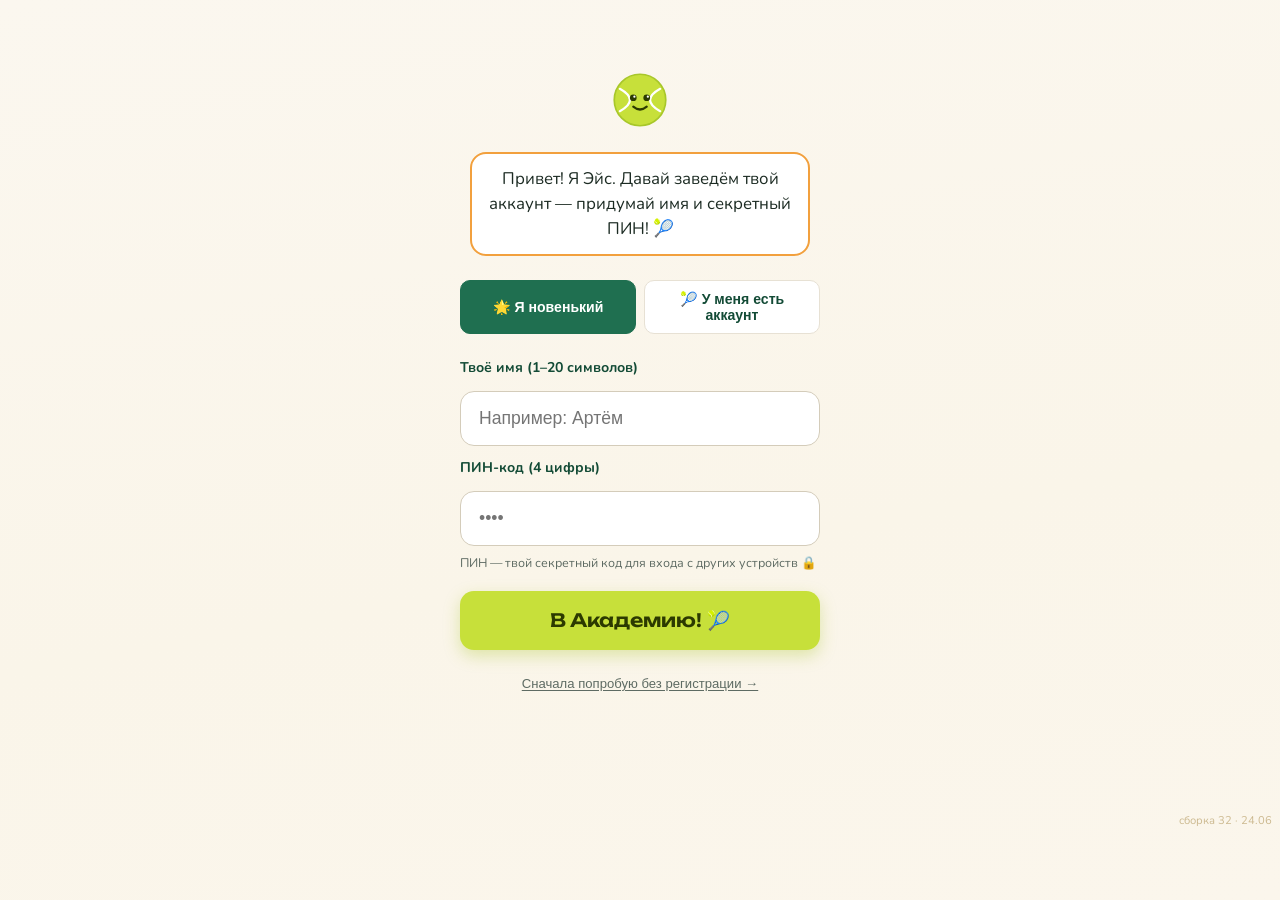
<file: index.html>
<!DOCTYPE html>
<html lang="ru">
<head>
  <meta charset="utf-8">
  <meta name="viewport" content="width=device-width, initial-scale=1">
  <title>Академия тенниса</title>
  <link rel="icon" type="image/png" sizes="32x32" href="favicon-32.png?v=32">
  <link rel="icon" type="image/png" sizes="16x16" href="favicon-16.png?v=32">
  <link rel="apple-touch-icon" href="apple-touch-icon.png?v=32">
  <link rel="icon" type="image/svg+xml" href="favicon.svg?v=32">
  <link rel="preconnect" href="https://fonts.googleapis.com">
  <link rel="preconnect" href="https://fonts.gstatic.com" crossorigin>
  <link href="https://fonts.googleapis.com/css2?family=Unbounded:wght@600;700;800&family=Nunito:wght@400;600;700;800&display=swap" rel="stylesheet">
  <link rel="stylesheet" href="style.css?v=32">
</head>
<body>

  <!-- ===== КОНФЕТТИ (поверх всего) ===== -->
  <div id="confetti-layer" class="confetti-layer"></div>

  <!-- ===== ЭКРАН AUTH: РЕГИСТРАЦИЯ / ВХОД ===== -->
  <div id="screen-auth" class="screen hidden">
    <div class="auth-wrap">
      <div class="ace-big ace-wobble"></div>
      <div class="ace-bubble auth-bubble" id="ace-auth-bubble">
        Привет! Я Эйс. Добро пожаловать в Академию! Как тебя зовут?
      </div>

      <!-- Табы переключения режимов -->
      <div class="auth-tabs">
        <button id="auth-tab-register" class="auth-tab auth-tab-active">🌟 Я новенький</button>
        <button id="auth-tab-login" class="auth-tab">🎾 У меня есть аккаунт</button>
      </div>

      <!-- Форма регистрации -->
      <div id="auth-form-register" class="auth-form">
        <label class="auth-label" for="auth-name">Твоё имя (1–20 символов)</label>
        <input id="auth-name" class="auth-input" type="text"
               placeholder="Например: Артём" maxlength="20" autocomplete="off" />

        <label class="auth-label" for="auth-pin">ПИН-код (4 цифры)</label>
        <input id="auth-pin" class="auth-input" type="password"
               inputmode="numeric" maxlength="4" placeholder="••••" autocomplete="off" />

        <p class="auth-hint">ПИН — твой секретный код для входа с других устройств 🔒</p>
        <p id="auth-error" class="auth-error hidden"></p>

        <button id="btn-auth-submit" class="btn btn-accent btn-large auth-submit-btn">
          В Академию! 🎾
        </button>
        <button id="btn-auth-skip" class="btn-skip">Сначала попробую без регистрации →</button>
      </div>

      <!-- Форма входа (другое устройство) -->
      <div id="auth-form-login" class="auth-form hidden">
        <label class="auth-label" for="login-name">Твоё имя</label>
        <input id="login-name" class="auth-input" type="text"
               placeholder="Например: Артём" maxlength="20" autocomplete="off" />

        <label class="auth-label" for="login-pin">ПИН-код (4 цифры)</label>
        <input id="login-pin" class="auth-input" type="password"
               inputmode="numeric" maxlength="4" placeholder="••••" autocomplete="off" />

        <p class="auth-hint">Забыл ПИН? Восстановить нельзя — заведи новый аккаунт во вкладке «Я новенький».</p>
        <p id="login-error" class="auth-error hidden"></p>

        <button id="btn-login-submit" class="btn btn-accent btn-large auth-submit-btn">
          На корт! 🎾
        </button>
      </div>

    </div>
  </div>

  <!-- ===== ЭКРАН 1: ОНБОРДИНГ ===== -->
  <div id="screen-onboarding" class="screen hidden">
    <div class="onboarding-wrap">
      <div class="ace-big ace-wobble" id="ace-onboarding"></div>
      <div class="ace-bubble" id="ace-onboarding-bubble"></div>
      <button id="btn-start-onboarding" class="btn btn-accent btn-large">Поехали! 🎾</button>
      <button id="btn-skip-onboarding" class="btn-skip">Сразу в Академию →</button>
    </div>
  </div>

  <!-- ===== ЭКРАН 2: МЕНЮ ===== -->
  <div id="screen-menu" class="screen hidden">

    <!-- Шапка: заголовок, Эйс, звание -->
    <h1 id="menu-player-name">Академия тенниса</h1>

    <div class="menu-ace-row">
      <div class="ace-big ace-wobble"></div>
      <div class="ace-bubble" id="ace-menu-bubble"></div>
    </div>

    <div id="rank-line" class="rank-line">
      <span id="rank-label" class="rank-label"></span>
    </div>
    <div class="rank-progress-wrap">
      <div id="rank-progress-bar" class="rank-progress-bar"></div>
    </div>
    <p id="rank-progress-text" class="rank-progress-text"></p>

    <!-- Кнопки: Профиль и Стена академии -->
    <div class="menu-top-buttons">
      <button id="btn-hall" class="btn btn-outline btn-hall">🏆 Профиль</button>
      <button id="btn-wall" class="btn btn-outline btn-wall">📣 Стена академии</button>
    </div>

    <!-- Тренировка дня -->
    <button id="btn-daily" class="btn btn-accent btn-daily">⚡ Тренировка дня</button>

    <!-- Секции блоков -->
    <div id="section-court" class="menu-section">
      <h2 class="section-title">🏟 Основной корт</h2>
      <div class="section-cards" id="cards-court"></div>
    </div>

    <div id="section-review" class="menu-section">
      <h2 class="section-title">🎬 Разбор матчей</h2>
      <div class="section-cards" id="cards-review"></div>
    </div>

    <div id="section-courses" class="menu-section">
      <h2 class="section-title">🎓 Спецкурсы</h2>
      <div class="section-cards" id="cards-courses"></div>
    </div>

  </div>

  <!-- ===== ЭКРАН 3: ВОПРОС ===== -->
  <div id="screen-question" class="screen hidden">

    <!-- Топбар с кнопкой выхода -->
    <div class="question-topbar">
      <button id="btn-exit-game" class="btn-exit">← В Академию</button>
    </div>

    <!-- Точки-шаги и счётчик -->
    <div id="step-dots" class="step-dots"></div>
    <div id="game-counter" class="game-counter"></div>

    <!-- Плашки ставки и серии -->
    <div class="badges-row">
      <span id="stake-badge" class="stake-badge"></span>
      <span id="streak-badge" class="streak-badge hidden">🔥 Серия ×2!</span>
    </div>

    <!-- Текст вопроса -->
    <div class="question-text-wrap">
      <p id="q-text" class="question-text"></p>
    </div>

    <!-- Варианты ответов -->
    <div id="options-list" class="options-list"></div>

    <!-- Объяснение (Эйс объясняет) -->
    <div id="explanation-wrap" class="explanation hidden">
      <div class="ace-inline"></div>
      <div class="explanation-body">
        <p id="ace-reaction" class="ace-reaction"></p>
        <p class="explanation-label">🎾 Эйс объясняет:</p>
        <p id="explanation-text" class="explanation-text"></p>
      </div>
    </div>

    <!-- Кнопка «Дальше» -->
    <div id="next-btn-wrap" class="next-btn-wrap hidden">
      <button id="btn-next" class="btn btn-accent">Дальше →</button>
    </div>

  </div>

  <!-- ===== ЭКРАН 4: ИТОГИ ===== -->
  <div id="screen-results" class="screen hidden">

    <h2 id="result-title" class="result-title"></h2>

    <div class="results-ace-row">
      <div class="ace-big ace-wobble" id="ace-results"></div>
      <div class="ace-bubble" id="ace-results-bubble"></div>
    </div>

    <p id="result-points" class="result-points"></p>
    <p id="result-streak" class="result-streak hidden"></p>
    <p id="result-badges" class="result-badges hidden"></p>

    <!-- Звёзды блока (только для block-режима) -->
    <div id="result-stars-row" class="result-stars-row hidden"></div>

    <!-- Полоса звания -->
    <div id="result-rank-progress" class="result-rank-progress"></div>

    <div class="result-buttons">
      <button id="btn-again" class="btn btn-accent">Ещё один гейм! ⚡</button>
      <button id="btn-review-mistakes" class="btn btn-neutral hidden">
        🎾 Разобрать ошибки (<span id="mistakes-count">0</span>)
      </button>
      <button id="btn-academy" class="btn btn-outline">В Академию</button>
    </div>

  </div>

  <!-- ===== ЭКРАН 5: ПРОФИЛЬ (бывший «Зал славы») ===== -->
  <div id="screen-hall" class="screen hidden">
    <div class="question-topbar">
      <button id="btn-hall-back" class="btn-exit">← В Академию</button>
    </div>

    <!-- Заголовок с именем игрока -->
    <h2 class="hall-title" id="hall-player-name">🏆 Профиль</h2>
    <p class="hall-readonly-label hidden" id="hall-readonly-label">Профиль другого игрока (только чтение)</p>

    <!-- Звание -->
    <div class="hall-rank" id="hall-rank"></div>

    <!-- Основные статы -->
    <div class="hall-stats">
      <div class="hall-stat">
        <span id="hall-points"></span>
        <span class="hall-stat-label">всего мячей</span>
      </div>
      <div class="hall-stat">
        <span id="hall-best-streak"></span>
        <span class="hall-stat-label">рекордная серия</span>
      </div>
      <div class="hall-stat">
        <span id="hall-days-count"></span>
        <span class="hall-stat-label">дней тренировок</span>
      </div>
    </div>

    <!-- Полка 17 значков блоков -->
    <p class="hall-shelf-title" id="hall-blocks-title">Значки блоков</p>
    <div id="blocks-shelf" class="blocks-shelf"></div>

    <!-- Старые 5 наград (BADGES) -->
    <p class="hall-shelf-title" id="hall-shelf-title"></p>
    <div id="badges-shelf" class="badges-shelf"></div>
  </div>

  <!-- ===== ЭКРАН 6: СТЕНА АКАДЕМИИ ===== -->
  <div id="screen-wall" class="screen hidden">
    <div class="question-topbar">
      <button id="btn-wall-back" class="btn-exit">← В Академию</button>
    </div>
    <h2 class="wall-title">📣 Стена академии</h2>

    <!-- Недельный рейтинг -->
    <div class="wall-section">
      <h3 class="wall-section-title">🏅 Рейтинг за эту неделю</h3>
      <p class="more-hint">Обнуляется каждый понедельник — сыграй на этой неделе, чтобы попасть в топ! 🎾</p>
      <div id="leaderboard-wrap" class="leaderboard-wrap">
        <p class="wall-loading">Загружаем рейтинг...</p>
      </div>
    </div>

    <!-- Лента событий -->
    <div class="wall-section">
      <h3 class="wall-section-title">🎾 Лента событий</h3>
      <div id="feed-wrap" class="feed-wrap">
        <p class="wall-loading">Загружаем события...</p>
      </div>
    </div>
  </div>

  <!-- ===== ЭКРАН 7: ЕЩЁ ===== -->
  <div id="screen-more" class="screen hidden">
    <h2 class="more-title">⚙️ Ещё</h2>
    <div class="more-card"><div class="more-row"><span class="more-row-label">Звук</span><button id="btn-sound" class="btn-sound" title="Звук вкл/выкл">🔇</button></div></div>
    <div class="more-card" id="more-account-card"><p class="more-card-title">Аккаунт</p>
      <button id="btn-logout" class="btn btn-outline hidden">Выйти 🚪</button>
      <button id="btn-guest-login" class="btn btn-outline hidden">Войти или зарегистрироваться 🎾</button>
      <p id="more-account-hint" class="more-hint"></p></div>
    <div class="more-card"><p class="more-card-title">О приложении</p><p class="more-hint">Академия тенниса — тренажёр для юных теннисистов. Маскот Эйс 🎾 помогает разбирать ситуации на корте.</p></div>
  </div>

  <!-- ===== ТАБ-БАР ===== -->
  <nav id="tabbar" class="tabbar hidden">
    <button class="tabbar-btn" data-screen="menu"><span class="tabbar-ico">🎾</span><span class="tabbar-lbl">Играть</span></button>
    <button class="tabbar-btn" data-screen="hall"><span class="tabbar-ico">🏆</span><span class="tabbar-lbl">Профиль</span></button>
    <button class="tabbar-btn" data-screen="wall"><span class="tabbar-ico">📣</span><span class="tabbar-lbl">Стена</span></button>
    <button class="tabbar-btn" data-screen="more"><span class="tabbar-ico">⚙️</span><span class="tabbar-lbl">Ещё</span></button>
  </nav>

  <!-- Тост для значков -->
  <div id="badge-toast" class="badge-toast hidden"></div>

  <!-- Версия сборки (видна внизу для проверки деплоя) -->
  <div id="app-version" class="app-version"></div>

  <!-- ===== СКРИПТЫ: данные и облако — ДО app.js ===== -->
  <!-- Сетевой слой (Yandex Cloud backend, доступен в РФ) -->
  <script src="cloud.js?v=32"></script>
  <!-- Данные вопросов -->
  <script src="questions.js?v=32"></script>
  <!-- Логика приложения -->
  <script src="app.js?v=32"></script>
</body>
</html>
</file>
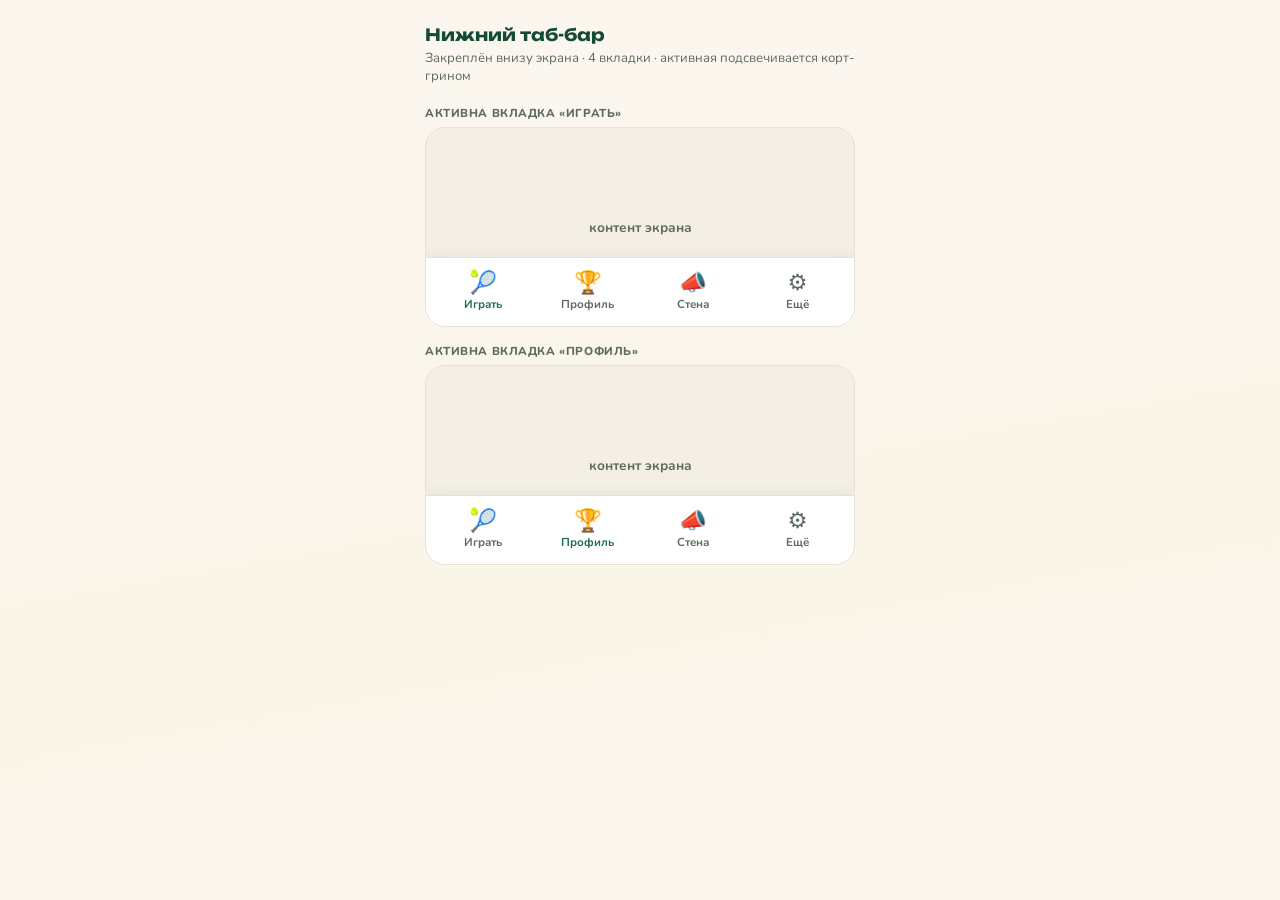
<file: design-kit/components/tabbar/index.html>
<!-- @dsCard group="Navigation" name="Нижний таб-бар" subtitle="4 вкладки · активное/неактивное состояние" width="430" height="320" -->
<!DOCTYPE html>
<html lang="ru">
<head>
<meta charset="utf-8">
<meta name="viewport" content="width=device-width, initial-scale=1">
<title>Нижний таб-бар — Академия тенниса</title>
<link rel="preconnect" href="https://fonts.googleapis.com">
<link rel="preconnect" href="https://fonts.gstatic.com" crossorigin>
<link href="https://fonts.googleapis.com/css2?family=Unbounded:wght@600;700;800&family=Nunito:wght@400;600;700;800&display=swap" rel="stylesheet">
<style>
/* ============================================================
   Дизайн-система «Академии тенниса» — токены (утверждено)
   ============================================================ */
:root{
  --bg:#FBF7EF; --surface:#FFFFFF; --surface-soft:#F4EFE4;
  --brand:#1F6F50; --brand-ink:#134B36;
  --accent:#C7E03A; --accent-ink:#2C3A00; --accent-deep:#A8C72A;
  --warm:#F2A03D;
  --text:#1C2B23; --muted:#5E6B63;
  --border:#E7E1D4; --border-strong:#D4CCBA;
  --font-display:'Unbounded',system-ui,sans-serif;
  --font-body:'Nunito',system-ui,sans-serif;
}
*,*::before,*::after{box-sizing:border-box;margin:0;padding:0}
body{
  font-family:var(--font-body); color:var(--text);
  background:linear-gradient(170deg,#FBF7EF 0%,#FaF5E9 60%,#FBF6EC 100%);
  min-height:100vh; padding:24px 16px;
  -webkit-font-smoothing:antialiased;
}

.spec{max-width:430px; margin:0 auto}
.spec-title{font-family:var(--font-display); font-weight:700; font-size:1.05rem; color:var(--brand-ink); margin-bottom:4px}
.spec-note{font-size:.82rem; color:var(--muted); margin-bottom:20px}

/* Демонстрационная «рамка телефона», чтобы таб-бар читался как нижний */
.frame{
  position:relative; height:200px; border-radius:20px; overflow:hidden;
  background:var(--surface-soft); border:1px solid var(--border);
}
.frame .placeholder{
  display:grid; place-items:center; height:100%; color:var(--muted);
  font-size:.85rem; font-weight:700;
}

/* ---------- НИЖНИЙ ТАБ-БАР (как в приложении) ---------- */
.tabbar{
  position:absolute; left:0; right:0; bottom:0; z-index:10;
  display:flex; justify-content:space-around;
  background:var(--surface); border-top:1px solid var(--border);
  box-shadow:0 -2px 12px rgba(28,43,35,.06);
  padding:6px 4px;
}
.tabbar-btn{
  flex:1; display:flex; flex-direction:column; align-items:center; gap:2px;
  background:none; border:none; cursor:pointer; padding:8px 4px; min-height:56px;
  color:var(--muted); font-family:var(--font-body); font-weight:700; font-size:.72rem;
}
.tabbar-ico{font-size:1.4rem; line-height:1}
.tabbar-btn.active{color:var(--brand)}

.variants{display:flex; flex-direction:column; gap:16px; margin-top:8px}
.variant-lbl{font-size:.72rem; font-weight:800; letter-spacing:.05em; text-transform:uppercase; color:var(--muted); margin-bottom:6px}
</style>
</head>
<body>
  <div class="spec">
    <p class="spec-title">Нижний таб-бар</p>
    <p class="spec-note">Закреплён внизу экрана · 4 вкладки · активная подсвечивается корт-грином</p>

    <div class="variants">
      <div>
        <p class="variant-lbl">Активна вкладка «Играть»</p>
        <div class="frame">
          <div class="placeholder">контент экрана</div>
          <nav class="tabbar">
            <button class="tabbar-btn active"><span class="tabbar-ico">🎾</span><span class="tabbar-lbl">Играть</span></button>
            <button class="tabbar-btn"><span class="tabbar-ico">🏆</span><span class="tabbar-lbl">Профиль</span></button>
            <button class="tabbar-btn"><span class="tabbar-ico">📣</span><span class="tabbar-lbl">Стена</span></button>
            <button class="tabbar-btn"><span class="tabbar-ico">⚙️</span><span class="tabbar-lbl">Ещё</span></button>
          </nav>
        </div>
      </div>

      <div>
        <p class="variant-lbl">Активна вкладка «Профиль»</p>
        <div class="frame">
          <div class="placeholder">контент экрана</div>
          <nav class="tabbar">
            <button class="tabbar-btn"><span class="tabbar-ico">🎾</span><span class="tabbar-lbl">Играть</span></button>
            <button class="tabbar-btn active"><span class="tabbar-ico">🏆</span><span class="tabbar-lbl">Профиль</span></button>
            <button class="tabbar-btn"><span class="tabbar-ico">📣</span><span class="tabbar-lbl">Стена</span></button>
            <button class="tabbar-btn"><span class="tabbar-ico">⚙️</span><span class="tabbar-lbl">Ещё</span></button>
          </nav>
        </div>
      </div>
    </div>
  </div>
</body>
</html>
</file>
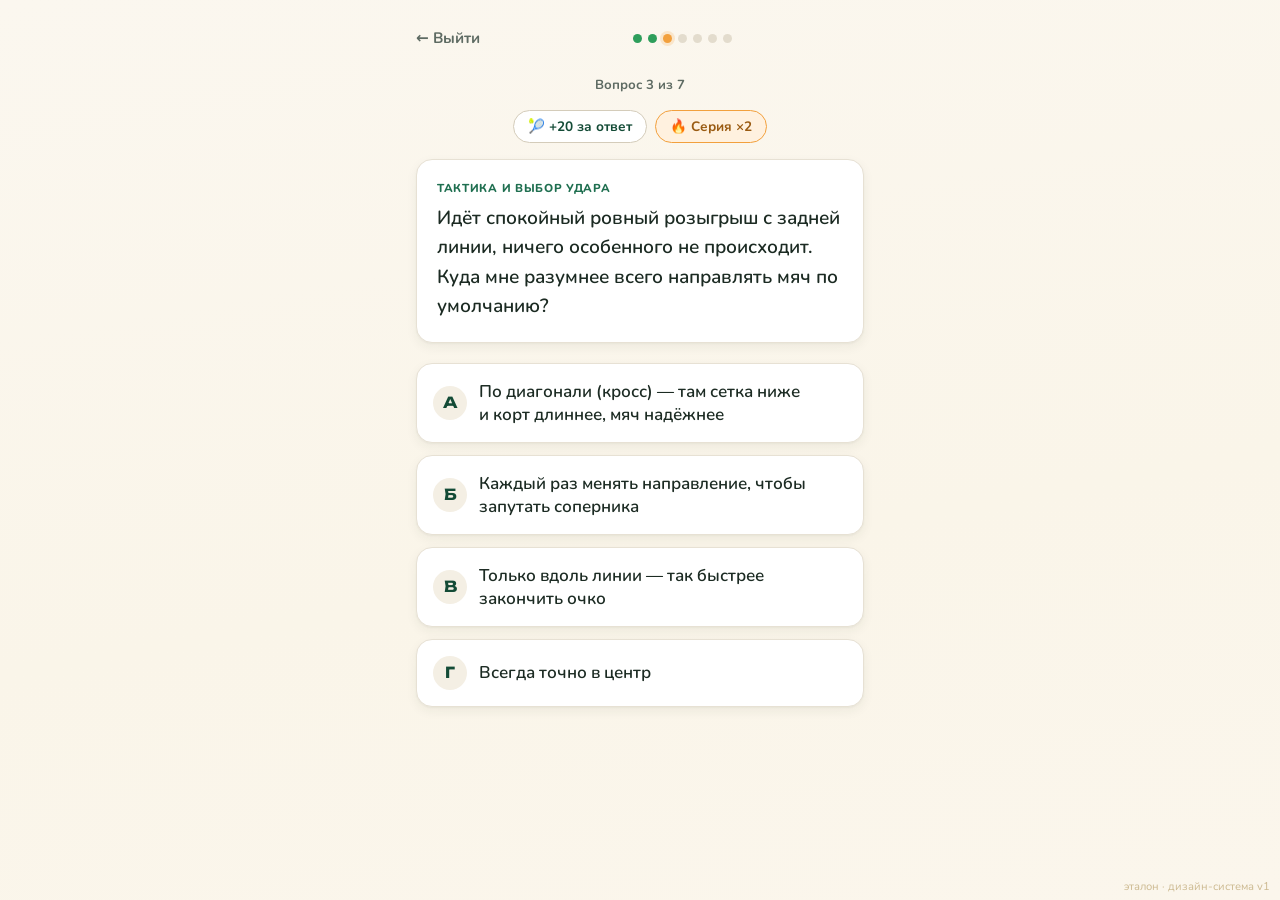
<file: design-preview.html>
<!DOCTYPE html>
<html lang="ru">
<head>
<meta charset="utf-8">
<meta name="viewport" content="width=device-width, initial-scale=1">
<title>Эталонный экран — Академия тенниса</title>
<link rel="preconnect" href="https://fonts.googleapis.com">
<link rel="preconnect" href="https://fonts.gstatic.com" crossorigin>
<link href="https://fonts.googleapis.com/css2?family=Unbounded:wght@600;700;800&family=Nunito:wght@400;600;700;800&display=swap" rel="stylesheet">
<style>
/* ============================================================
   ДИЗАЙН-СИСТЕМА «Академии тенниса» (утверждено) — токены
   Корт-грин + теннисный лайм. Unbounded + Nunito. Bento-карточки.
   ============================================================ */
:root{
  /* фон и поверхности */
  --bg:#FBF7EF; --surface:#FFFFFF; --surface-soft:#F4EFE4;
  /* бренд / акцент / награды */
  --brand:#1F6F50; --brand-ink:#134B36;
  --accent:#C7E03A; --accent-ink:#2C3A00; --accent-deep:#A8C72A;
  --warm:#F2A03D;
  /* семантика */
  --success:#2E9E5B; --success-bg:#E9F7EE;
  --gentle:#6B7A86; --gentle-bg:#F0F2F4;
  /* текст / границы */
  --text:#1C2B23; --muted:#5E6B63;
  --border:#E7E1D4; --border-strong:#D4CCBA;
  /* радиусы / отступы / тени */
  --r-card:16px; --r-btn:14px; --r-pill:999px; --r-sm:10px;
  --s1:4px; --s2:8px; --s3:12px; --s4:16px; --s5:20px; --s6:24px; --s8:32px;
  --sh-card:0 1px 2px rgba(28,43,35,.04),0 4px 12px rgba(28,43,35,.06);
  --sh-pop:0 6px 20px rgba(28,43,35,.10);
  --sh-brand:0 6px 16px rgba(31,111,80,.18);
  --font-display:'Unbounded',system-ui,sans-serif;
  --font-body:'Nunito',system-ui,sans-serif;
}
*,*::before,*::after{box-sizing:border-box;margin:0;padding:0}
body{
  font-family:var(--font-body);
  background:linear-gradient(170deg,#FBF7EF 0%,#FaF5E9 60%,#FBF6EC 100%);
  color:var(--text); min-height:100vh;
  -webkit-font-smoothing:antialiased;
}
:focus-visible{outline:3px solid var(--brand); outline-offset:2px}

.screen{max-width:480px; margin:0 auto; padding:var(--s4) var(--s4) 40px; min-height:100vh}

/* ---------- топбар: назад + прогресс ---------- */
.topbar{display:flex; align-items:center; gap:var(--s3); margin-bottom:var(--s4)}
.btn-ghost{
  font-family:var(--font-body); font-weight:700; font-size:.95rem;
  color:var(--muted); background:none; border:none; cursor:pointer;
  padding:10px 10px 10px 0; min-height:44px;
}
.btn-ghost:hover{color:var(--brand)}
.dots{display:flex; gap:6px; flex:1; justify-content:center; flex-wrap:wrap}
.dot{width:9px; height:9px; border-radius:999px; background:#E3DCCD}
.dot.done{background:var(--success)}
.dot.cur{background:var(--warm); box-shadow:0 0 0 3px rgba(242,160,61,.2)}

.counter{font-size:.82rem; color:var(--muted); font-weight:700; text-align:center; margin-bottom:var(--s4)}

/* ---------- плашки-pill ---------- */
.pills{display:flex; gap:var(--s2); justify-content:center; margin-bottom:var(--s4); flex-wrap:wrap}
.pill{
  border-radius:var(--r-pill); padding:6px 14px; font-weight:700; font-size:.85rem;
  display:inline-flex; align-items:center; gap:6px;
}
.pill-stake{background:var(--surface); border:1px solid var(--border-strong); color:var(--brand-ink)}
.pill-streak{background:#FFF1DF; border:1px solid var(--warm); color:#9A5B12}

/* ---------- карточка вопроса (bento) ---------- */
.q-card{
  background:var(--surface); border:1px solid var(--border); border-radius:var(--r-card);
  padding:var(--s5); box-shadow:var(--sh-card); margin-bottom:var(--s5);
}
.q-topic{
  font-size:.72rem; font-weight:800; letter-spacing:.06em; text-transform:uppercase;
  color:var(--brand); margin-bottom:var(--s2);
}
.q-text{font-size:1.1875rem; line-height:1.55; font-weight:600; color:var(--text)}

/* ---------- варианты (крупные карточки) ---------- */
.options{display:flex; flex-direction:column; gap:var(--s3); margin-bottom:var(--s5)}
.opt{
  display:flex; align-items:center; gap:var(--s3); text-align:left; width:100%;
  background:var(--surface); border:1.5px solid var(--border); border-radius:var(--r-card);
  padding:var(--s4); min-height:64px; cursor:pointer;
  font-family:var(--font-body); font-size:1.0625rem; font-weight:600; color:var(--text);
  box-shadow:var(--sh-card); transition:border-color .15s, background .15s, transform .08s;
}
.opt:hover{border-color:var(--border-strong)}
.opt:active{transform:scale(.99)}
.opt .letter{
  flex:0 0 auto; width:34px; height:34px; border-radius:50%;
  display:grid; place-items:center; font-family:var(--font-display); font-weight:700; font-size:.95rem;
  background:var(--surface-soft); color:var(--brand-ink); transition:background .15s,color .15s;
}
.opt .otext{flex:1}
.opt .mark{flex:0 0 auto; font-size:1.2rem; opacity:0; transition:opacity .2s}

/* состояния после ответа */
.opt.correct{border-color:var(--success); background:var(--success-bg)}
.opt.correct .letter{background:var(--success); color:#fff}
.opt.correct .mark{opacity:1}
.opt.notbest{border-color:var(--gentle); background:var(--gentle-bg); opacity:.85}
.opt.notbest .letter{background:var(--gentle); color:#fff}
.opt.notbest .mark{opacity:1}
.options.answered .opt{cursor:default}
.options.answered .opt:not(.correct):not(.notbest){opacity:.55}

@keyframes pop{0%{transform:scale(1)}40%{transform:scale(1.03)}100%{transform:scale(1)}}
.opt.pop{animation:pop .4s ease-out}

/* ---------- объяснение Эйса ---------- */
.explain{
  display:none; gap:var(--s3); background:var(--surface); border:1px solid var(--border);
  border-left:4px solid var(--brand); border-radius:var(--r-card); padding:var(--s4);
  box-shadow:var(--sh-card); margin-bottom:var(--s5);
}
.explain.show{display:flex; animation:rise .3s ease-out}
@keyframes rise{from{opacity:0; transform:translateY(8px)}to{opacity:1; transform:none}}
.ace{font-size:2rem; line-height:1; flex:0 0 auto}
.explain .reaction{font-family:var(--font-display); font-weight:700; color:var(--brand); margin-bottom:var(--s1); font-size:1.05rem}
.explain .ex-label{font-size:.72rem; font-weight:800; text-transform:uppercase; letter-spacing:.05em; color:var(--muted); margin-bottom:4px}
.explain .ex-text{font-size:1rem; line-height:1.5; color:var(--text)}

/* ---------- кнопка «Дальше» (лайм) ---------- */
.cta{
  display:none; width:100%; font-family:var(--font-display); font-weight:700; font-size:1.1rem;
  color:var(--accent-ink); background:var(--accent); border:none; border-radius:var(--r-btn);
  padding:16px; min-height:56px; cursor:pointer; box-shadow:0 6px 16px rgba(168,199,42,.35);
  transition:transform .08s, background .15s;
}
.cta.show{display:block; animation:rise .3s ease-out}
.cta:hover{background:var(--accent-deep)}
.cta:active{transform:translateY(1px) scale(.99)}

/* подпись превью */
.preview-tag{position:fixed; bottom:6px; right:10px; font-size:.7rem; color:#B9A06A; opacity:.7}
</style>
</head>
<body>
  <div class="screen">

    <div class="topbar">
      <button class="btn-ghost">← Выйти</button>
      <div class="dots">
        <span class="dot done"></span><span class="dot done"></span>
        <span class="dot cur"></span><span class="dot"></span>
        <span class="dot"></span><span class="dot"></span><span class="dot"></span>
      </div>
    </div>

    <p class="counter">Вопрос 3 из 7</p>

    <div class="pills">
      <span class="pill pill-stake">🎾 +20 за ответ</span>
      <span class="pill pill-streak">🔥 Серия ×2</span>
    </div>

    <div class="q-card">
      <p class="q-topic">Тактика и выбор удара</p>
      <p class="q-text">Идёт спокойный ровный розыгрыш с задней линии, ничего особенного не происходит. Куда мне разумнее всего направлять мяч по умолчанию?</p>
    </div>

    <div class="options" id="opts">
      <button class="opt" data-correct="1">
        <span class="letter">А</span>
        <span class="otext">По диагонали (кросс) — там сетка ниже и корт длиннее, мяч надёжнее</span>
        <span class="mark">✅</span>
      </button>
      <button class="opt">
        <span class="letter">Б</span>
        <span class="otext">Каждый раз менять направление, чтобы запутать соперника</span>
        <span class="mark">·</span>
      </button>
      <button class="opt">
        <span class="letter">В</span>
        <span class="otext">Только вдоль линии — так быстрее закончить очко</span>
        <span class="mark">·</span>
      </button>
      <button class="opt">
        <span class="letter">Г</span>
        <span class="otext">Всегда точно в центр</span>
        <span class="mark">·</span>
      </button>
    </div>

    <div class="explain" id="explain">
      <div class="ace">🎾</div>
      <div>
        <p class="reaction" id="reaction">В точку! 🎾</p>
        <p class="ex-label">Эйс объясняет</p>
        <p class="ex-text">Диагональ — самый надёжный мяч: над центром сетка ниже, а по диагонали корт длиннее, так что у мяча больше места приземлиться. Это база, с которой строится розыгрыш.</p>
      </div>
    </div>

    <button class="cta" id="cta">Дальше →</button>
  </div>

  <div class="preview-tag">эталон · дизайн-система v1</div>

<script>
// Мини-логика только для превью: показать обратную связь в духе Duolingo
var opts = document.getElementById('opts');
var answered = false;
opts.querySelectorAll('.opt').forEach(function(btn){
  btn.addEventListener('click', function(){
    if(answered) return;
    answered = true;
    opts.classList.add('answered');
    var correctBtn = opts.querySelector('[data-correct]');
    correctBtn.classList.add('correct','pop');
    correctBtn.querySelector('.mark').textContent = '✅';
    if(!btn.dataset.correct){
      btn.classList.add('notbest');
      btn.querySelector('.mark').textContent = '🤔';
      document.getElementById('reaction').textContent = 'Почти! Глянь, как лучше 🎾';
    }
    document.getElementById('explain').classList.add('show');
    document.getElementById('cta').classList.add('show');
    document.getElementById('cta').scrollIntoView({behavior:'smooth', block:'end'});
  });
});
document.getElementById('cta').addEventListener('click', function(){
  // в превью просто сбрасываем
  location.reload();
});
</script>
</body>
</html>
</file>
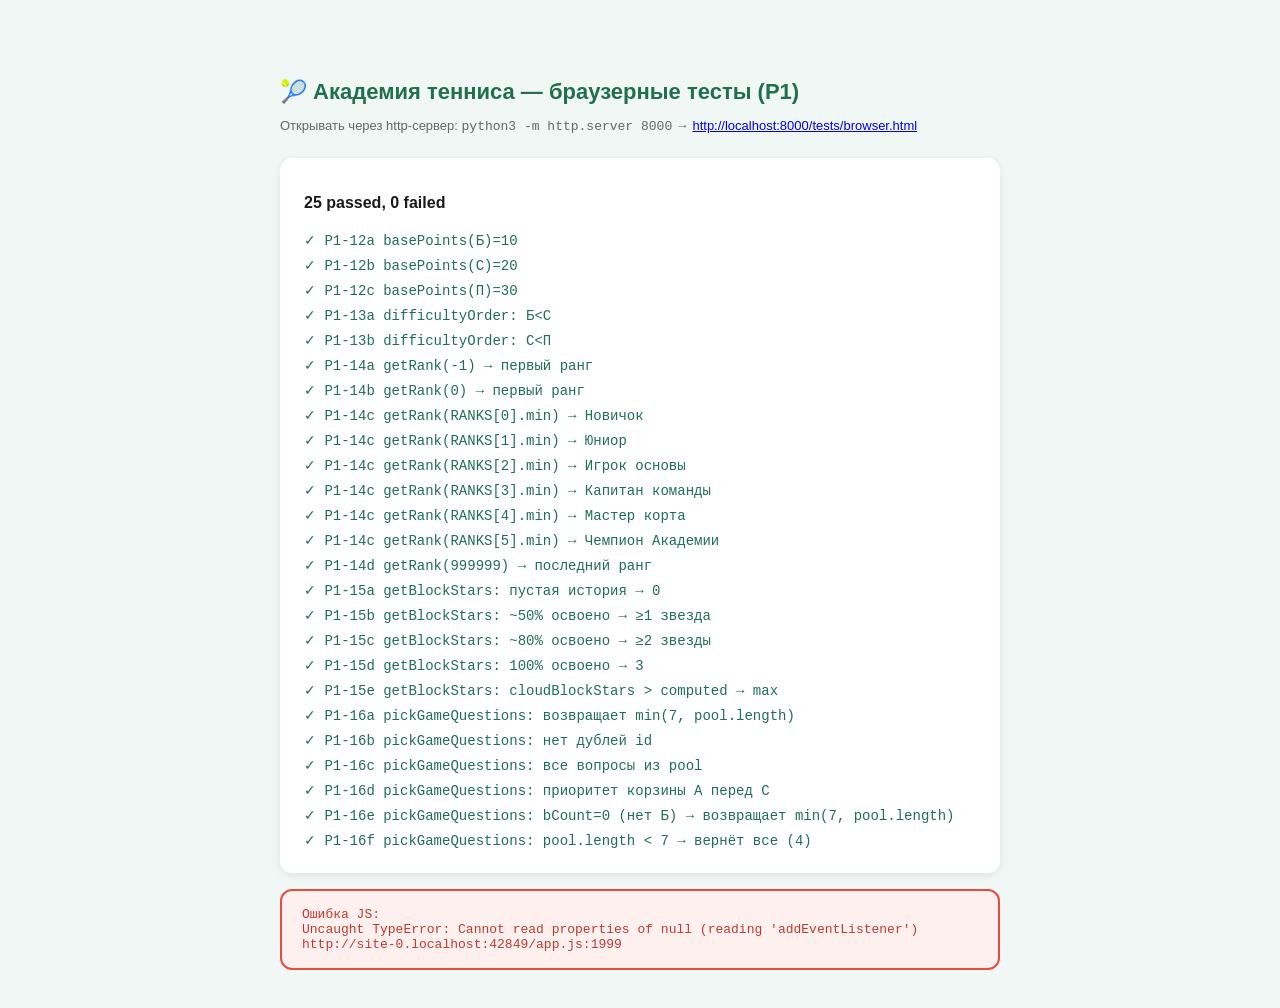
<file: tests/browser.html>
<!DOCTYPE html>
<html lang="ru">
<head>
  <meta charset="UTF-8">
  <meta name="viewport" content="width=device-width, initial-scale=1.0">
  <title>tennis tests — загрузка...</title>
  <style>
    body {
      font-family: 'Nunito', sans-serif;
      background: #f0f7f4;
      max-width: 720px;
      margin: 40px auto;
      padding: 24px;
      color: #1a1a1a;
    }
    h1 {
      font-size: 22px;
      color: #1F6F50;
      margin-bottom: 4px;
    }
    .subtitle {
      color: #666;
      font-size: 13px;
      margin-bottom: 24px;
    }
    #test-results {
      background: #fff;
      border-radius: 12px;
      padding: 20px 24px;
      box-shadow: 0 2px 8px rgba(0,0,0,0.08);
    }
    #error-box {
      display: none;
      background: #fff0f0;
      border: 2px solid #e74c3c;
      border-radius: 12px;
      padding: 16px 20px;
      color: #c0392b;
      margin-top: 16px;
      font-family: monospace;
      font-size: 13px;
      white-space: pre-wrap;
    }
  </style>
</head>
<body>
  <h1>🎾 Академия тенниса — браузерные тесты (P1)</h1>
  <p class="subtitle">
    Открывать через http-сервер: <code>python3 -m http.server 8000</code>
    → <a href="http://localhost:8000/tests/browser.html">http://localhost:8000/tests/browser.html</a>
  </p>

  <div id="test-results">
    <p style="color:#888;font-style:italic;">Загрузка...</p>
  </div>
  <div id="error-box"></div>

  <!--
    Порядок подключения важен:
    1. Заглушки: localStorage + cloud-слой (app.js зовёт cloudInit, cloudSyncProfile и др.)
    2. questions.js — данные (QUESTION_BANK)
    3. app.js — игровая логика (profile, getRank, getBlockStars, pickGameQuestions, ...)
    4. logic.test.js — тесты (читают глобалы из app.js)

    app.js при загрузке обращается к getElementById — экраны (null) не ломают код,
    только cloud-функции нужны как заглушки-резолверы.
  -->

  <!-- Заглушки DOM-элементов, которые ищет app.js при инициализации -->
  <div id="app-version" style="display:none"></div>

  <script>
    // -----------------------------------------------------------
    // Перехват ошибок JS (показываем в #error-box)
    // Флаг _testsRendered: если тесты уже отрендерены — не затираем #test-results,
    // а только показываем предупреждение в #error-box (асинхронные ошибки app.js)
    // -----------------------------------------------------------
    window._testsRendered = false;
    window.onerror = function(msg, src, line) {
      var box = document.getElementById('error-box');
      box.style.display = 'block';
      box.textContent = 'Ошибка JS:\n' + msg + '\n' + src + ':' + line;
      if (!window._testsRendered) {
        document.getElementById('test-results').innerHTML =
          '<p style="color:#c0392b;font-weight:bold;">Загрузка не удалась — см. ошибку ниже.</p>';
        document.title = '✗ ОШИБКА загрузки — tennis tests';
      }
    };

    // -----------------------------------------------------------
    // Заглушка localStorage — тесты читают/пишут изолированное хранилище
    // -----------------------------------------------------------
    (function patchLocalStorage() {
      var store = {};
      var fake = {
        getItem:    function(k) { return Object.prototype.hasOwnProperty.call(store, k) ? store[k] : null; },
        setItem:    function(k, v) { store[k] = String(v); },
        removeItem: function(k) { delete store[k]; },
        clear:      function() { store = {}; }
      };
      try { Object.defineProperty(window, 'localStorage', { value: fake, configurable: true }); }
      catch(e) { /* старый Safari может не позволить переопределить — не критично */ }
    })();

    // -----------------------------------------------------------
    // Заглушки cloud-слоя (cloud.js не подключён — app.js всё равно зовёт эти функции)
    // Все возвращают резолвнутые Promise, чтобы app.js не падал на .then()
    // -----------------------------------------------------------
    var CLOUD_BACKEND_URL = null;  // офлайн-режим

    function cloudInit()          { return Promise.resolve(false); }
    function cloudWaitForAuth()   { return Promise.resolve(null);  }
    function cloudSyncProfile()   {}
    function cloudPostFeedEvent() {}
    function cloudSubscribeWall(cb) { return function() {}; } // возвращает unsubscribe
    function cloudLoadPlayer()    { return Promise.resolve(null); }
    function loadAccount()        { return null; }
    function cloudRegister()      { return Promise.resolve({ ok: false }); }
    function cloudSignIn()        { return Promise.resolve({ ok: false }); }
    function cloudSignOut()       {}
  </script>

  <!-- 1. Данные -->
  <script src="../questions.js"></script>

  <!-- 2. Игровая логика -->
  <script src="../app.js"></script>

  <!-- 3. Тесты — запускаются синхронно сразу после загрузки app.js -->
  <script src="logic.test.js"></script>
</body>
</html>
</file>
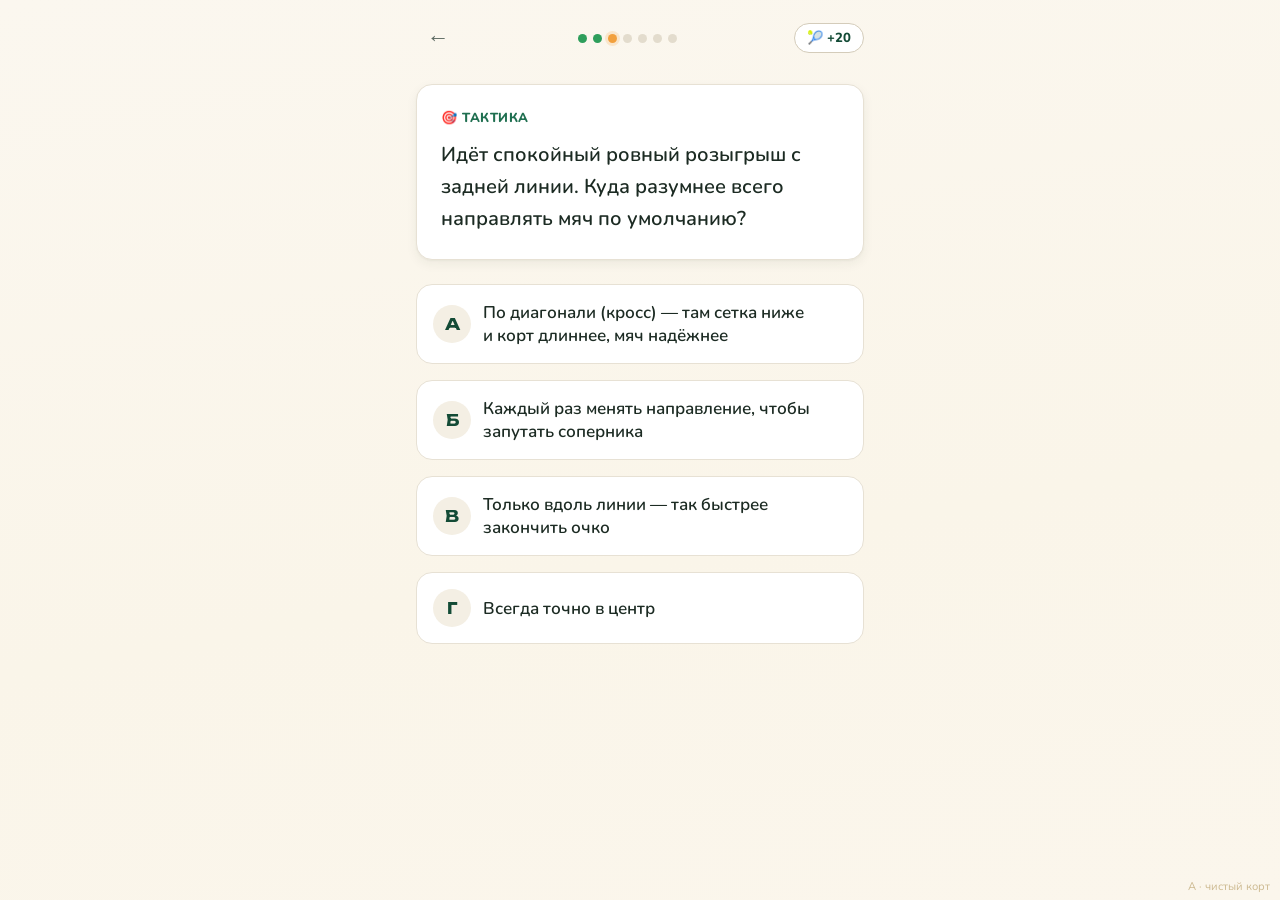
<file: design-kit/components/question-screen/variant-a-clean.html>
<!-- @dsCard group="Экран вопроса (A/B)" name="Вариант A — Чистый корт" subtitle="Фокус через минимализм · плоские варианты" width="430" height="860" -->
<!DOCTYPE html>
<html lang="ru">
<head>
<meta charset="utf-8">
<meta name="viewport" content="width=device-width, initial-scale=1">
<title>Вариант A «Чистый корт» — Академия тенниса</title>
<link rel="preconnect" href="https://fonts.googleapis.com">
<link rel="preconnect" href="https://fonts.gstatic.com" crossorigin>
<link href="https://fonts.googleapis.com/css2?family=Unbounded:wght@600;700;800&family=Nunito:wght@400;600;700;800&display=swap" rel="stylesheet">
<style>
:root{
  --bg:#FBF7EF; --surface:#FFFFFF; --surface-soft:#F4EFE4;
  --brand:#1F6F50; --brand-ink:#134B36;
  --accent:#C7E03A; --accent-ink:#2C3A00; --accent-deep:#A8C72A;
  --warm:#F2A03D;
  --success:#2E9E5B; --success-bg:#E9F7EE;
  --gentle:#6B7A86; --gentle-bg:#F0F2F4;
  --text:#1C2B23; --muted:#5E6B63;
  --border:#E7E1D4; --border-strong:#D4CCBA;
  --r-card:16px; --r-btn:14px; --r-pill:999px;
  --s1:4px; --s2:8px; --s3:12px; --s4:16px; --s5:20px; --s6:24px;
  --sh-card:0 1px 2px rgba(28,43,35,.04),0 4px 12px rgba(28,43,35,.06);
  --font-display:'Unbounded',system-ui,sans-serif;
  --font-body:'Nunito',system-ui,sans-serif;
}
*,*::before,*::after{box-sizing:border-box;margin:0;padding:0}
body{font-family:var(--font-body); background:linear-gradient(170deg,#FBF7EF 0%,#FaF5E9 60%,#FBF6EC 100%); color:var(--text); min-height:100vh; -webkit-font-smoothing:antialiased}
.screen{max-width:480px; margin:0 auto; padding:var(--s4) var(--s4) 40px; min-height:100vh}

/* компактная строка: ← + точки + ставка в один ряд */
.topbar{display:flex; align-items:center; gap:var(--s2); margin-bottom:var(--s6)}
.btn-back{font-size:1.4rem; color:var(--muted); background:none; border:none; cursor:pointer; min-width:44px; min-height:44px; line-height:1}
.dots{display:flex; gap:6px; flex:1; justify-content:center; flex-wrap:wrap}
.dot{width:9px; height:9px; border-radius:999px; background:#E3DCCD}
.dot.done{background:var(--success)}
.dot.cur{background:var(--warm); box-shadow:0 0 0 3px rgba(242,160,61,.2)}
.stake{flex:0 0 auto; background:var(--surface); border:1px solid var(--border-strong); color:var(--brand-ink); border-radius:var(--r-pill); padding:5px 12px; font-weight:800; font-size:.82rem}

/* карточка вопроса с воздухом — единственный акцент */
.q-card{background:var(--surface); border:1px solid var(--border); border-radius:var(--r-card); padding:var(--s6); box-shadow:var(--sh-card); margin-bottom:var(--s6)}
.q-topic{font-size:.82rem; font-weight:800; letter-spacing:.04em; text-transform:uppercase; color:var(--brand); margin-bottom:var(--s3); display:flex; align-items:center; gap:6px}
.q-text{font-size:1.25rem; line-height:1.6; font-weight:600; color:var(--text)}

/* плоские варианты: тень только у выбранных */
.options{display:flex; flex-direction:column; gap:var(--s4); margin-bottom:var(--s5)}
.opt{display:flex; align-items:center; gap:var(--s3); text-align:left; width:100%; background:var(--surface); border:1.5px solid var(--border); border-radius:var(--r-card); padding:var(--s4); min-height:64px; cursor:pointer; font-family:var(--font-body); font-size:1.0625rem; font-weight:600; color:var(--text); transition:border-color .15s, background .15s, box-shadow .15s, transform .08s}
.opt:hover{border-color:var(--border-strong)}
.opt:active{transform:scale(.99)}
.opt .letter{flex:0 0 auto; width:38px; height:38px; border-radius:50%; display:grid; place-items:center; font-family:var(--font-display); font-weight:700; font-size:1rem; background:var(--surface-soft); color:var(--brand-ink); transition:background .15s,color .15s}
.opt .otext{flex:1}
.opt .mark{flex:0 0 auto; font-size:1.2rem; opacity:0; transition:opacity .2s}
.opt.correct{border-color:var(--success); background:var(--success-bg); box-shadow:var(--sh-card)}
.opt.correct .letter{background:var(--success); color:#fff}
.opt.correct .mark{opacity:1}
.opt.notbest{border-color:var(--gentle); background:var(--gentle-bg); box-shadow:var(--sh-card)}
.opt.notbest .letter{background:var(--gentle); color:#fff}
.opt.notbest .mark{opacity:1}
.options.answered .opt{cursor:default}
.options.answered .opt:not(.correct):not(.notbest){opacity:.5}
@keyframes pop{0%{transform:scale(1)}40%{transform:scale(1.03)}100%{transform:scale(1)}}
.opt.pop{animation:pop .4s ease-out}

.explain{display:none; gap:var(--s3); background:var(--surface); border:1px solid var(--border); border-left:4px solid var(--brand); border-radius:var(--r-card); padding:var(--s4); box-shadow:var(--sh-card); margin-bottom:var(--s5)}
.explain.show{display:flex; animation:rise .3s ease-out}
@keyframes rise{from{opacity:0; transform:translateY(8px)}to{opacity:1; transform:none}}
.ace{font-size:3rem; line-height:1; flex:0 0 auto}
.explain .reaction{font-family:var(--font-display); font-weight:700; color:var(--brand); margin-bottom:var(--s1); font-size:1.05rem}
.explain .ex-label{font-size:.72rem; font-weight:800; text-transform:uppercase; letter-spacing:.05em; color:var(--muted); margin-bottom:4px}
.explain .ex-text{font-size:1rem; line-height:1.5}
.cta{display:none; width:100%; font-family:var(--font-display); font-weight:700; font-size:1.1rem; color:var(--accent-ink); background:var(--accent); border:none; border-radius:var(--r-btn); padding:16px; min-height:56px; cursor:pointer; box-shadow:0 6px 16px rgba(168,199,42,.35); transition:transform .08s, background .15s}
.cta.show{display:block; animation:rise .3s ease-out}
.cta:hover{background:var(--accent-deep)}
.cta:active{transform:translateY(1px) scale(.99)}
.tag{position:fixed; bottom:6px; right:10px; font-size:.7rem; color:#B9A06A; opacity:.7}
</style>
</head>
<body>
  <div class="screen">
    <div class="topbar">
      <button class="btn-back" title="Выйти">←</button>
      <div class="dots">
        <span class="dot done"></span><span class="dot done"></span>
        <span class="dot cur"></span><span class="dot"></span>
        <span class="dot"></span><span class="dot"></span><span class="dot"></span>
      </div>
      <span class="stake">🎾 +20</span>
    </div>

    <div class="q-card">
      <p class="q-topic">🎯 Тактика</p>
      <p class="q-text">Идёт спокойный ровный розыгрыш с задней линии. Куда разумнее всего направлять мяч по умолчанию?</p>
    </div>

    <div class="options" id="opts">
      <button class="opt" data-correct="1"><span class="letter">А</span><span class="otext">По диагонали (кросс) — там сетка ниже и корт длиннее, мяч надёжнее</span><span class="mark">✅</span></button>
      <button class="opt"><span class="letter">Б</span><span class="otext">Каждый раз менять направление, чтобы запутать соперника</span><span class="mark">·</span></button>
      <button class="opt"><span class="letter">В</span><span class="otext">Только вдоль линии — так быстрее закончить очко</span><span class="mark">·</span></button>
      <button class="opt"><span class="letter">Г</span><span class="otext">Всегда точно в центр</span><span class="mark">·</span></button>
    </div>

    <div class="explain" id="explain">
      <div class="ace">🎾</div>
      <div>
        <p class="reaction" id="reaction">В точку! 🎾</p>
        <p class="ex-label">Эйс объясняет</p>
        <p class="ex-text">Диагональ — самый надёжный мяч: над центром сетка ниже, а по диагонали корт длиннее. У мяча больше места приземлиться.</p>
      </div>
    </div>

    <button class="cta" id="cta">Дальше →</button>
  </div>
  <div class="tag">A · чистый корт</div>
<script>
var opts=document.getElementById('opts'),answered=false;
opts.querySelectorAll('.opt').forEach(function(b){b.addEventListener('click',function(){if(answered)return;answered=true;opts.classList.add('answered');var c=opts.querySelector('[data-correct]');c.classList.add('correct','pop');if(!b.dataset.correct){b.classList.add('notbest');b.querySelector('.mark').textContent='🤔';document.getElementById('reaction').textContent='Почти! Глянь, как лучше 🎾';}document.getElementById('explain').classList.add('show');document.getElementById('cta').classList.add('show');});});
document.getElementById('cta').addEventListener('click',function(){location.reload();});
</script>
</body>
</html>
</file>
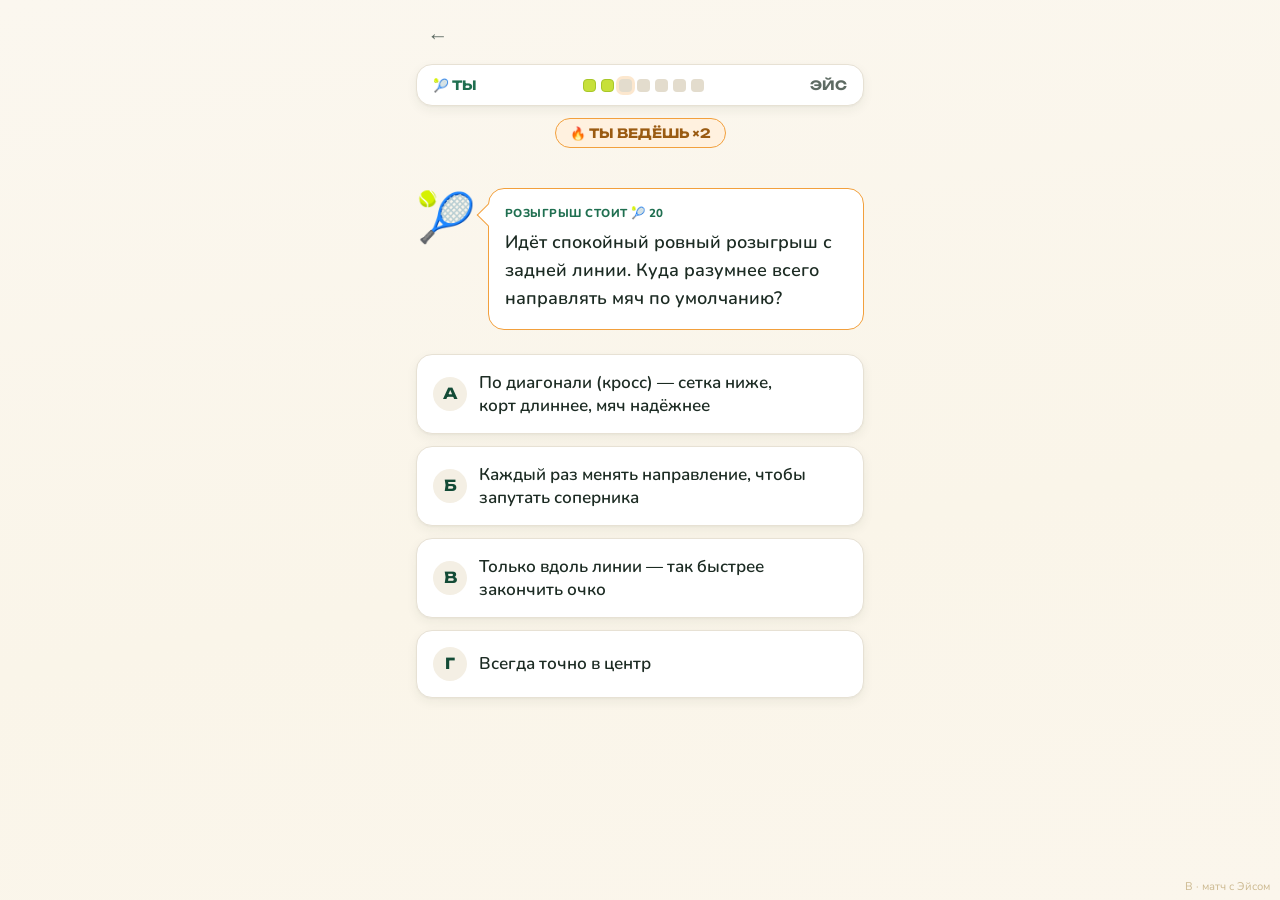
<file: design-kit/components/question-screen/variant-b-match.html>
<!-- @dsCard group="Экран вопроса (A/B)" name="Вариант B — Матч с Эйсом" subtitle="Эмоция через соперника-маскота · табло счёта" width="430" height="900" -->
<!DOCTYPE html>
<html lang="ru">
<head>
<meta charset="utf-8">
<meta name="viewport" content="width=device-width, initial-scale=1">
<title>Вариант B «Матч с Эйсом» — Академия тенниса</title>
<link rel="preconnect" href="https://fonts.googleapis.com">
<link rel="preconnect" href="https://fonts.gstatic.com" crossorigin>
<link href="https://fonts.googleapis.com/css2?family=Unbounded:wght@600;700;800&family=Nunito:wght@400;600;700;800&display=swap" rel="stylesheet">
<style>
:root{
  --bg:#FBF7EF; --surface:#FFFFFF; --surface-soft:#F4EFE4;
  --brand:#1F6F50; --brand-ink:#134B36;
  --accent:#C7E03A; --accent-ink:#2C3A00; --accent-deep:#A8C72A;
  --warm:#F2A03D;
  --success:#2E9E5B; --success-bg:#E9F7EE;
  --gentle:#6B7A86; --gentle-bg:#F0F2F4;
  --text:#1C2B23; --muted:#5E6B63;
  --border:#E7E1D4; --border-strong:#D4CCBA;
  --r-card:16px; --r-btn:14px; --r-pill:999px;
  --s1:4px; --s2:8px; --s3:12px; --s4:16px; --s5:20px; --s6:24px;
  --sh-card:0 1px 2px rgba(28,43,35,.04),0 4px 12px rgba(28,43,35,.06);
  --font-display:'Unbounded',system-ui,sans-serif;
  --font-body:'Nunito',system-ui,sans-serif;
}
*,*::before,*::after{box-sizing:border-box;margin:0;padding:0}
body{font-family:var(--font-body); background:linear-gradient(170deg,#FBF7EF 0%,#FaF5E9 60%,#FBF6EC 100%); color:var(--text); min-height:100vh; -webkit-font-smoothing:antialiased}
.screen{max-width:480px; margin:0 auto; padding:var(--s4) var(--s4) 40px; min-height:100vh}

.back-row{display:flex; margin-bottom:var(--s2)}
.btn-back{font-size:1.3rem; color:var(--muted); background:none; border:none; cursor:pointer; min-width:44px; min-height:40px; line-height:1}

/* табло матча ты vs Эйс */
.score{background:var(--surface); border:1px solid var(--border); border-radius:var(--r-card); padding:var(--s3) var(--s4); box-shadow:var(--sh-card); margin-bottom:var(--s3)}
.score-row{display:flex; align-items:center; justify-content:space-between; gap:var(--s2)}
.side{font-family:var(--font-display); font-weight:700; font-size:.8rem}
.side.you{color:var(--brand)}
.side.ace{color:var(--muted)}
.cells{display:flex; gap:5px; flex:1; justify-content:center}
.cell{width:13px; height:13px; border-radius:4px; background:#E3DCCD}
.cell.you{background:var(--accent); border:1px solid var(--accent-deep)}
.cell.ace{background:var(--warm); opacity:.6}
.cell.cur{box-shadow:0 0 0 3px rgba(242,160,61,.25)}
.streak{margin-bottom:var(--s5); text-align:center; font-family:var(--font-display); font-weight:700; font-size:.8rem; color:#9A5B12; background:#FFF1DF; border:1px solid var(--warm); border-radius:var(--r-pill); padding:6px 14px; display:inline-block}
.streak-wrap{text-align:center; margin-bottom:var(--s5)}

/* реплика Эйса: маскот + пузырь */
.ace-row{display:flex; align-items:flex-start; gap:var(--s3); margin-bottom:var(--s6)}
.ace-mascot{font-size:3rem; line-height:1; flex:0 0 auto; margin-top:6px}
.bubble{position:relative; flex:1; background:var(--surface); border:1.5px solid var(--warm); border-radius:var(--r-card); padding:var(--s4)}
.bubble::before{content:""; position:absolute; left:-9px; top:18px; width:16px; height:16px; background:var(--surface); border-left:1.5px solid var(--warm); border-bottom:1.5px solid var(--warm); transform:rotate(45deg)}
.q-topic{font-size:.72rem; font-weight:800; letter-spacing:.04em; text-transform:uppercase; color:var(--brand); margin-bottom:var(--s2)}
.q-text{font-size:1.125rem; line-height:1.55; font-weight:600}
.bubble .reaction{display:none; font-family:var(--font-display); font-weight:700; color:var(--brand); font-size:1.1rem}
.bubble.answered .reaction{display:block; margin-bottom:6px}

.options{display:flex; flex-direction:column; gap:var(--s3); margin-bottom:var(--s5)}
.opt{display:flex; align-items:center; gap:var(--s3); text-align:left; width:100%; background:var(--surface); border:1.5px solid var(--border); border-radius:var(--r-card); padding:var(--s4); min-height:64px; cursor:pointer; font-family:var(--font-body); font-size:1.0625rem; font-weight:600; color:var(--text); box-shadow:var(--sh-card); transition:border-color .15s, background .15s, transform .08s}
.opt:hover{border-color:var(--border-strong)}
.opt:active{transform:scale(.99)}
.opt .letter{flex:0 0 auto; width:34px; height:34px; border-radius:50%; display:grid; place-items:center; font-family:var(--font-display); font-weight:700; font-size:.95rem; background:var(--surface-soft); color:var(--brand-ink)}
.opt .otext{flex:1}
.opt .mark{flex:0 0 auto; font-size:1.2rem; opacity:0; transition:opacity .2s}
.opt.correct{border-color:var(--success); background:var(--success-bg)}
.opt.correct .letter{background:var(--success); color:#fff}
.opt.correct .mark{opacity:1}
.opt.notbest{border-color:var(--gentle); background:var(--gentle-bg)}
.opt.notbest .letter{background:var(--gentle); color:#fff}
.opt.notbest .mark{opacity:1}
.options.answered .opt{cursor:default}
.options.answered .opt:not(.correct):not(.notbest){opacity:.55}
@keyframes bounce{0%,100%{transform:translateY(0)}30%{transform:translateY(-10px)}60%{transform:translateY(-3px)}}
.ace-mascot.bounce{animation:bounce .6s ease}

.explain{display:none; background:var(--surface); border:1px solid var(--border); border-left:4px solid var(--brand); border-radius:var(--r-card); padding:var(--s4); box-shadow:var(--sh-card); margin-bottom:var(--s5)}
.explain.show{display:block; animation:rise .3s ease-out}
@keyframes rise{from{opacity:0; transform:translateY(8px)}to{opacity:1; transform:none}}
.explain .ex-label{font-size:.72rem; font-weight:800; text-transform:uppercase; letter-spacing:.05em; color:var(--muted); margin-bottom:4px}
.explain .ex-text{font-size:1rem; line-height:1.5}
.cta{display:none; width:100%; font-family:var(--font-display); font-weight:700; font-size:1.1rem; color:var(--accent-ink); background:var(--accent); border:none; border-radius:var(--r-btn); padding:16px; min-height:56px; cursor:pointer; box-shadow:0 6px 16px rgba(168,199,42,.35); transition:transform .08s, background .15s}
.cta.show{display:block; animation:rise .3s ease-out}
.cta:hover{background:var(--accent-deep)}
.cta:active{transform:translateY(1px) scale(.99)}
.tag{position:fixed; bottom:6px; right:10px; font-size:.7rem; color:#B9A06A; opacity:.7}
</style>
</head>
<body>
  <div class="screen">
    <div class="back-row"><button class="btn-back" title="Выйти">←</button></div>

    <div class="score">
      <div class="score-row">
        <span class="side you">🎾 ТЫ</span>
        <div class="cells">
          <span class="cell you"></span><span class="cell you"></span>
          <span class="cell cur"></span><span class="cell"></span>
          <span class="cell"></span><span class="cell"></span><span class="cell"></span>
        </div>
        <span class="side ace">ЭЙС</span>
      </div>
    </div>
    <div class="streak-wrap"><span class="streak">🔥 ТЫ ВЕДЁШЬ ×2</span></div>

    <div class="ace-row">
      <div class="ace-mascot" id="mascot">🎾</div>
      <div class="bubble" id="bubble">
        <p class="reaction" id="reaction"></p>
        <p class="q-topic">Розыгрыш стоит 🎾 20</p>
        <p class="q-text">Идёт спокойный ровный розыгрыш с задней линии. Куда разумнее всего направлять мяч по умолчанию?</p>
      </div>
    </div>

    <div class="options" id="opts">
      <button class="opt" data-correct="1"><span class="letter">А</span><span class="otext">По диагонали (кросс) — сетка ниже, корт длиннее, мяч надёжнее</span><span class="mark">✅</span></button>
      <button class="opt"><span class="letter">Б</span><span class="otext">Каждый раз менять направление, чтобы запутать соперника</span><span class="mark">·</span></button>
      <button class="opt"><span class="letter">В</span><span class="otext">Только вдоль линии — так быстрее закончить очко</span><span class="mark">·</span></button>
      <button class="opt"><span class="letter">Г</span><span class="otext">Всегда точно в центр</span><span class="mark">·</span></button>
    </div>

    <div class="explain" id="explain">
      <p class="ex-label">Эйс объясняет</p>
      <p class="ex-text">Диагональ — самый надёжный мяч: над центром сетка ниже, а по диагонали корт длиннее. У мяча больше места приземлиться.</p>
    </div>

    <button class="cta" id="cta">Следующий розыгрыш →</button>
  </div>
  <div class="tag">B · матч с Эйсом</div>
<script>
var opts=document.getElementById('opts'),answered=false;
opts.querySelectorAll('.opt').forEach(function(b){b.addEventListener('click',function(){if(answered)return;answered=true;opts.classList.add('answered');var c=opts.querySelector('[data-correct]');c.classList.add('correct');document.getElementById('bubble').classList.add('answered');var rc=document.getElementById('reaction');if(b.dataset.correct){rc.textContent='Эйс! 🎯 Очко твоё';document.getElementById('mascot').classList.add('bounce');}else{b.classList.add('notbest');b.querySelector('.mark').textContent='🤔';rc.textContent='В сетку! Глянь, как надёжнее 🎾';}document.getElementById('explain').classList.add('show');document.getElementById('cta').classList.add('show');});});
document.getElementById('cta').addEventListener('click',function(){location.reload();});
</script>
</body>
</html>
</file>
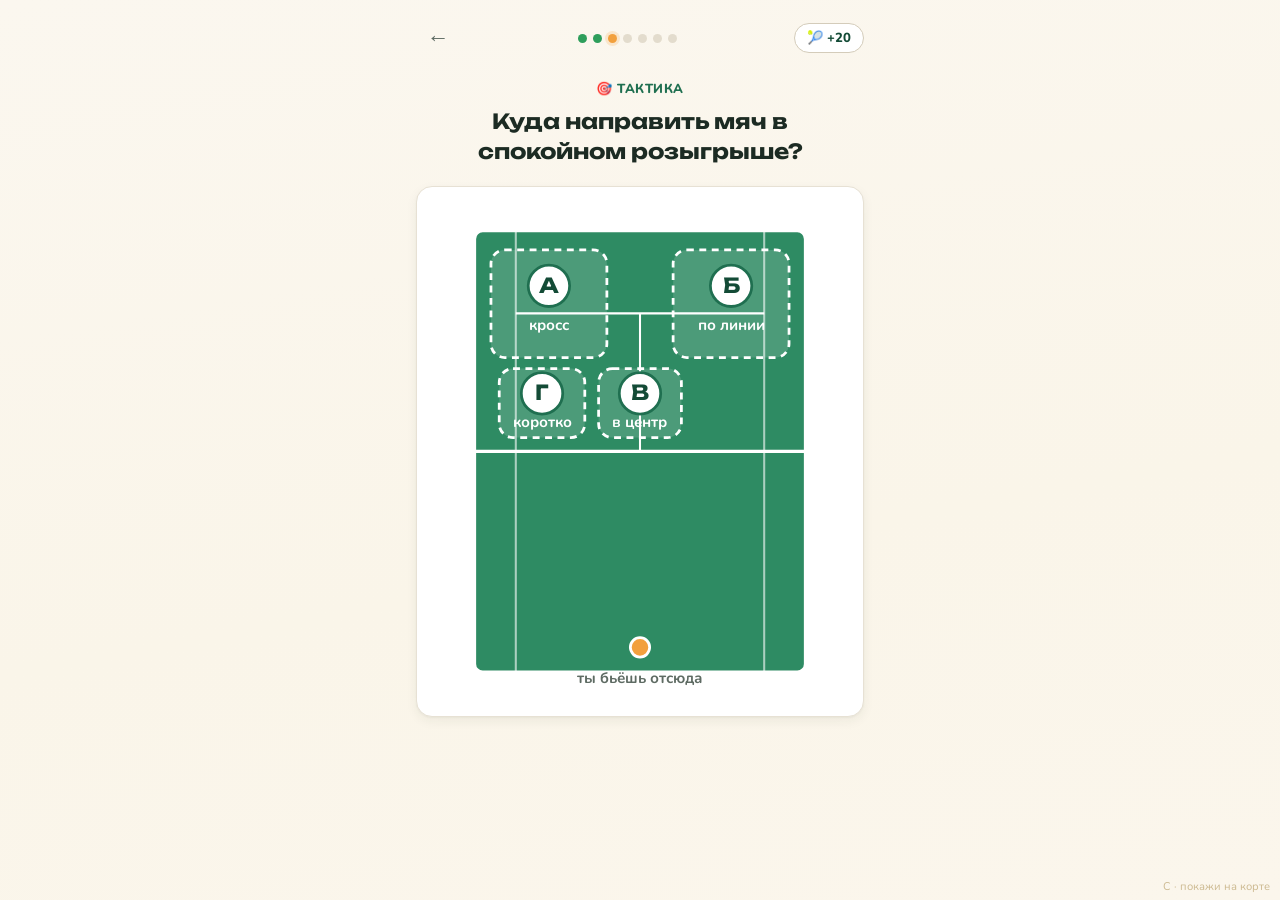
<file: design-kit/components/question-screen/variant-c-court.html>
<!-- @dsCard group="Экран вопроса (A/B)" name="Вариант C — Покажи на корте" subtitle="Пространственный выбор · тап по зоне корта" width="430" height="820" -->
<!DOCTYPE html>
<html lang="ru">
<head>
<meta charset="utf-8">
<meta name="viewport" content="width=device-width, initial-scale=1">
<title>Вариант C «Покажи на корте» — Академия тенниса</title>
<link rel="preconnect" href="https://fonts.googleapis.com">
<link rel="preconnect" href="https://fonts.gstatic.com" crossorigin>
<link href="https://fonts.googleapis.com/css2?family=Unbounded:wght@600;700;800&family=Nunito:wght@400;600;700;800&display=swap" rel="stylesheet">
<style>
:root{
  --bg:#FBF7EF; --surface:#FFFFFF; --surface-soft:#F4EFE4;
  --brand:#1F6F50; --brand-ink:#134B36;
  --accent:#C7E03A; --accent-ink:#2C3A00; --accent-deep:#A8C72A;
  --warm:#F2A03D;
  --success:#2E9E5B; --success-bg:#E9F7EE;
  --text:#1C2B23; --muted:#5E6B63;
  --border:#E7E1D4; --border-strong:#D4CCBA;
  --court:#2E8B63; --court-line:#FFFFFF;
  --r-card:16px; --r-btn:14px; --r-pill:999px;
  --s1:4px; --s2:8px; --s3:12px; --s4:16px; --s5:20px; --s6:24px;
  --sh-card:0 1px 2px rgba(28,43,35,.04),0 4px 12px rgba(28,43,35,.06);
  --font-display:'Unbounded',system-ui,sans-serif;
  --font-body:'Nunito',system-ui,sans-serif;
}
*,*::before,*::after{box-sizing:border-box;margin:0;padding:0}
body{font-family:var(--font-body); background:linear-gradient(170deg,#FBF7EF 0%,#FaF5E9 60%,#FBF6EC 100%); color:var(--text); min-height:100vh; -webkit-font-smoothing:antialiased}
.screen{max-width:480px; margin:0 auto; padding:var(--s4) var(--s4) 40px; min-height:100vh}

.topbar{display:flex; align-items:center; gap:var(--s2); margin-bottom:var(--s5)}
.btn-back{font-size:1.4rem; color:var(--muted); background:none; border:none; cursor:pointer; min-width:44px; min-height:44px; line-height:1}
.dots{display:flex; gap:6px; flex:1; justify-content:center}
.dot{width:9px; height:9px; border-radius:999px; background:#E3DCCD}
.dot.done{background:var(--success)}
.dot.cur{background:var(--warm); box-shadow:0 0 0 3px rgba(242,160,61,.2)}
.stake{flex:0 0 auto; background:var(--surface); border:1px solid var(--border-strong); color:var(--brand-ink); border-radius:var(--r-pill); padding:5px 12px; font-weight:800; font-size:.82rem}

/* короткий вопрос-инструкция */
.q-topic{font-size:.82rem; font-weight:800; letter-spacing:.04em; text-transform:uppercase; color:var(--brand); margin-bottom:var(--s2); text-align:center}
.q-text{font-size:1.3rem; line-height:1.45; font-weight:700; text-align:center; margin-bottom:var(--s5); font-family:var(--font-display)}

/* корт с тап-зонами */
.court-wrap{background:var(--surface); border:1px solid var(--border); border-radius:var(--r-card); padding:var(--s4); box-shadow:var(--sh-card); margin-bottom:var(--s5)}
.court-svg{display:block; width:100%; height:auto}
.zone{cursor:pointer}
.zone .hit{fill:rgba(255,255,255,.14); stroke:#fff; stroke-width:2; stroke-dasharray:5 4; transition:fill .15s}
.zone:hover .hit{fill:rgba(199,224,58,.30)}
.zone .lbl-bg{fill:var(--surface)}
.zone .lbl-ring{fill:none; stroke:var(--brand); stroke-width:2}
.zone .lbl-tx{font-family:var(--font-display); font-weight:700; font-size:15px; fill:var(--brand-ink)}
.zone .cap{font-family:var(--font-body); font-weight:700; font-size:11px; fill:#fff}
.court-svg.answered .zone{cursor:default}
.zone.correct .hit{fill:rgba(46,158,91,.55); stroke:#fff; stroke-dasharray:none}
.zone.correct .lbl-bg{fill:var(--success)}
.zone.correct .lbl-ring{stroke:#fff}
.zone.correct .lbl-tx{fill:#fff}
.zone.notbest .hit{fill:rgba(107,122,134,.4)}
.court-svg.answered .zone:not(.correct):not(.notbest){opacity:.45}
.traj{stroke:var(--accent); stroke-width:4; stroke-linecap:round; fill:none; opacity:0; stroke-dasharray:340; stroke-dashoffset:340}
.traj.show{opacity:1; animation:draw .6s ease-out forwards}
@keyframes draw{to{stroke-dashoffset:0}}
.ball{fill:var(--accent); stroke:var(--accent-deep); stroke-width:1.5; opacity:0}
.ball.show{opacity:1; animation:rise .4s .5s both}

.explain{display:none; gap:var(--s3); background:var(--surface); border:1px solid var(--border); border-left:4px solid var(--brand); border-radius:var(--r-card); padding:var(--s4); box-shadow:var(--sh-card); margin-bottom:var(--s5)}
.explain.show{display:flex; animation:rise .3s ease-out}
@keyframes rise{from{opacity:0; transform:translateY(8px)}to{opacity:1; transform:none}}
.ace{font-size:2.6rem; line-height:1; flex:0 0 auto}
.explain .reaction{font-family:var(--font-display); font-weight:700; color:var(--brand); margin-bottom:var(--s1); font-size:1.05rem}
.explain .ex-label{font-size:.72rem; font-weight:800; text-transform:uppercase; letter-spacing:.05em; color:var(--muted); margin-bottom:4px}
.explain .ex-text{font-size:1rem; line-height:1.5}
.cta{display:none; width:100%; font-family:var(--font-display); font-weight:700; font-size:1.1rem; color:var(--accent-ink); background:var(--accent); border:none; border-radius:var(--r-btn); padding:16px; min-height:56px; cursor:pointer; box-shadow:0 6px 16px rgba(168,199,42,.35); transition:transform .08s, background .15s}
.cta.show{display:block; animation:rise .3s ease-out}
.cta:hover{background:var(--accent-deep)}
.cta:active{transform:translateY(1px) scale(.99)}
.tag{position:fixed; bottom:6px; right:10px; font-size:.7rem; color:#B9A06A; opacity:.7}
</style>
</head>
<body>
  <div class="screen">
    <div class="topbar">
      <button class="btn-back" title="Выйти">←</button>
      <div class="dots"><span class="dot done"></span><span class="dot done"></span><span class="dot cur"></span><span class="dot"></span><span class="dot"></span><span class="dot"></span><span class="dot"></span></div>
      <span class="stake">🎾 +20</span>
    </div>

    <p class="q-topic">🎯 Тактика</p>
    <p class="q-text">Куда направить мяч в спокойном розыгрыше?</p>

    <div class="court-wrap">
      <svg class="court-svg" id="court" viewBox="0 0 300 360" role="img" aria-label="Схема корта с зонами выбора">
        <!-- корт -->
        <rect x="30" y="20" width="240" height="320" rx="6" fill="var(--court)"/>
        <rect x="30" y="20" width="240" height="320" rx="6" fill="none" stroke="var(--court-line)" stroke-width="2.5"/>
        <line x1="30" y1="180" x2="270" y2="180" stroke="var(--court-line)" stroke-width="2.5"/>
        <line x1="60" y1="80" x2="240" y2="80" stroke="var(--court-line)" stroke-width="1.5"/>
        <line x1="150" y1="80" x2="150" y2="180" stroke="var(--court-line)" stroke-width="1.5"/>
        <line x1="60" y1="20" x2="60" y2="340" stroke="var(--court-line)" stroke-width="1.5" opacity=".6"/>
        <line x1="240" y1="20" x2="240" y2="340" stroke="var(--court-line)" stroke-width="1.5" opacity=".6"/>
        <!-- откуда бьёшь -->
        <circle cx="150" cy="322" r="7" fill="var(--warm)" stroke="#fff" stroke-width="2"/>
        <text x="150" y="348" text-anchor="middle" font-family="Nunito" font-weight="700" font-size="11" fill="var(--muted)">ты бьёшь отсюда</text>

        <!-- траектория к верной зоне (кросс) -->
        <path class="traj" id="traj" d="M150 322 Q 110 200 78 70"/>
        <circle class="ball" id="ball" cx="78" cy="70" r="8"/>

        <!-- зоны -->
        <g class="zone" data-correct="1" data-traj="M150 322 Q 110 200 78 70" data-ball="78,70">
          <rect class="hit" x="42" y="34" width="84" height="78" rx="10"/>
          <circle class="lbl-bg" cx="84" cy="60" r="15"/><circle class="lbl-ring" cx="84" cy="60" r="15"/>
          <text class="lbl-tx" x="84" y="65" text-anchor="middle">А</text>
          <text class="cap" x="84" y="92" text-anchor="middle">кросс</text>
        </g>
        <g class="zone" data-traj="M150 322 Q 180 200 222 70" data-ball="222,70">
          <rect class="hit" x="174" y="34" width="84" height="78" rx="10"/>
          <circle class="lbl-bg" cx="216" cy="60" r="15"/><circle class="lbl-ring" cx="216" cy="60" r="15"/>
          <text class="lbl-tx" x="216" y="65" text-anchor="middle">Б</text>
          <text class="cap" x="216" y="92" text-anchor="middle">по линии</text>
        </g>
        <g class="zone" data-traj="M150 322 L 150 70" data-ball="150,70">
          <rect class="hit" x="120" y="120" width="60" height="50" rx="10"/>
          <circle class="lbl-bg" cx="150" cy="138" r="15"/><circle class="lbl-ring" cx="150" cy="138" r="15"/>
          <text class="lbl-tx" x="150" y="143" text-anchor="middle">В</text>
          <text class="cap" x="150" y="162" text-anchor="middle">в центр</text>
        </g>
        <g class="zone" data-traj="M150 322 Q 120 240 96 150" data-ball="96,150">
          <rect class="hit" x="48" y="120" width="62" height="50" rx="10"/>
          <circle class="lbl-bg" cx="79" cy="138" r="15"/><circle class="lbl-ring" cx="79" cy="138" r="15"/>
          <text class="lbl-tx" x="79" y="143" text-anchor="middle">Г</text>
          <text class="cap" x="79" y="162" text-anchor="middle">коротко</text>
        </g>
      </svg>
    </div>

    <div class="explain" id="explain">
      <div class="ace">🎾</div>
      <div>
        <p class="reaction" id="reaction">В точку! 🎾</p>
        <p class="ex-label">Эйс объясняет</p>
        <p class="ex-text">Видишь трассу? По диагонали сетка ниже, а корт длиннее — мяч надёжнее долетает. Это твой удар по умолчанию.</p>
      </div>
    </div>

    <button class="cta" id="cta">Дальше →</button>
  </div>
  <div class="tag">C · покажи на корте</div>
<script>
var court=document.getElementById('court'),answered=false;
court.querySelectorAll('.zone').forEach(function(z){z.addEventListener('click',function(){if(answered)return;answered=true;court.classList.add('answered');var c=court.querySelector('[data-correct]');c.classList.add('correct');if(!z.dataset.correct){z.classList.add('notbest');document.getElementById('reaction').textContent='Почти! Глянь на трассу 🎾';}
// рисуем трассу к верной зоне
document.getElementById('traj').classList.add('show');document.getElementById('ball').classList.add('show');
document.getElementById('explain').classList.add('show');document.getElementById('cta').classList.add('show');});});
document.getElementById('cta').addEventListener('click',function(){location.reload();});
</script>
</body>
</html>
</file>
<file: style.css>
/* ===== ДИЗАЙН-СИСТЕМА: ТОКЕНЫ (источник истины — design-preview.html) ===== */
:root{
  /* фон и поверхности */
  --bg:#FBF7EF; --surface:#FFFFFF; --surface-soft:#F4EFE4;
  /* бренд / акцент / награды */
  --brand:#1F6F50; --brand-ink:#134B36;
  --accent:#C7E03A; --accent-ink:#2C3A00; --accent-deep:#A8C72A;
  --warm:#F2A03D;
  /* семантика */
  --success:#2E9E5B; --success-bg:#E9F7EE;
  --gentle:#6B7A86; --gentle-bg:#F0F2F4;
  /* текст / границы */
  --text:#1C2B23; --muted:#5E6B63;
  --border:#E7E1D4; --border-strong:#D4CCBA;
  /* радиусы / отступы / тени */
  --r-card:16px; --r-btn:14px; --r-pill:999px; --r-sm:10px;
  --s1:4px; --s2:8px; --s3:12px; --s4:16px; --s5:20px; --s6:24px; --s8:32px;
  --sh-card:0 1px 2px rgba(28,43,35,.04),0 4px 12px rgba(28,43,35,.06);
  --sh-pop:0 6px 20px rgba(28,43,35,.10);
  --sh-brand:0 6px 16px rgba(31,111,80,.18);
  --font-display:'Unbounded',system-ui,sans-serif;
  --font-body:'Nunito',system-ui,sans-serif;
}

/* ===== ОБЩИЙ СБРОС ===== */
*, *::before, *::after {
  box-sizing: border-box;
  margin: 0;
  padding: 0;
}

/* ===== БАЗОВЫЕ СТИЛИ ===== */
body {
  font-family: var(--font-body);
  background: linear-gradient(170deg,#FBF7EF 0%,#FaF5E9 60%,#FBF6EC 100%);
  color: var(--text);
  min-height: 100vh;
  padding: 16px;
  -webkit-font-smoothing: antialiased;
}

/* ===== ГЛОБАЛЬНЫЙ ФОКУС С КЛАВИАТУРЫ ===== */
:focus-visible {
  outline: 3px solid var(--brand);
  outline-offset: 2px;
}

/* ===== ВЕРСИЯ СБОРКИ ===== */
.app-version {
  position: fixed;
  bottom: 72px; /* выше нижнего таб-бара, чтобы не перекрывался */
  right: 8px;
  font-size: 0.7rem;
  color: #b9a06a;
  opacity: 0.7;
  pointer-events: none;
  z-index: 8001;
}

/* ===== ЭКРАНЫ ===== */
.screen {
  max-width: 480px;
  margin: 0 auto;
  padding: 16px 16px 88px;
}

/* На экране вопроса добавляем отступ снизу под фиксированную кнопку «Дальше»:
   ~80px кнопка + 10px зазор + safe-area. На других экранах этот стиль не нужен. */
#screen-question {
  padding-bottom: calc(96px + env(safe-area-inset-bottom, 0px));
}

.hidden {
  display: none !important;
}

/* ===== КОНФЕТТИ ===== */
.confetti-layer {
  position: fixed;
  top: 0;
  left: 0;
  width: 100%;
  height: 100%;
  pointer-events: none;
  z-index: 9999;
  overflow: hidden;
}

.confetti-item {
  position: absolute;
  top: -2rem;
  animation: confetti-fall linear forwards;
}

@keyframes confetti-fall {
  0%   { transform: translateY(0) rotate(0deg); opacity: 1; }
  80%  { opacity: 1; }
  100% { transform: translateY(110vh) rotate(720deg); opacity: 0; }
}

/* ===== МАСКОТ ЭЙС ===== */
.ace-big {
  /* Убран font-size — размер теперь через width/height для SVG-маскота */
  width: 56px;
  height: 56px;
  display: inline-block;
  flex-shrink: 0;
}

/* SVG-маскот заполняет весь контейнер */
.ace-svg {
  width: 100%;
  height: 100%;
  display: block;
}

/* Инлайновый маскот в объяснении */
.ace-inline {
  width: 32px;
  height: 32px;
  flex-shrink: 0;
  margin-top: 2px;
}

/* Покачивание маскота */
.ace-wobble {
  animation: ace-wobble 2.4s ease-in-out infinite;
  transform-origin: center bottom;
}

@keyframes ace-wobble {
  0%, 100% { transform: rotate(0deg); }
  20%       { transform: rotate(6deg); }
  40%       { transform: rotate(-4deg); }
  60%       { transform: rotate(5deg); }
  80%       { transform: rotate(-3deg); }
}

/* Подпрыгивание при верном ответе */
.ace-bounce {
  animation: ace-bounce 0.5s ease-out;
}

@keyframes ace-bounce {
  0%   { transform: translateY(0); }
  30%  { transform: translateY(-18px); }
  60%  { transform: translateY(-8px); }
  80%  { transform: translateY(-14px); }
  100% { transform: translateY(0); }
}

/* Пузырь речи */
.ace-bubble {
  position: relative;
  display: inline-block;
  background: var(--surface);
  border: 2px solid var(--warm);
  border-radius: var(--r-card);
  padding: 12px 16px;
  font-size: 0.95rem;
  color: var(--text);
  line-height: 1.5;
  max-width: 280px;
  margin-left: 12px;
}

/* Хвостик пузыря */
.ace-bubble::before {
  content: '';
  position: absolute;
  left: -14px;
  top: 18px;
  border-width: 7px 14px 7px 0;
  border-style: solid;
  border-color: transparent var(--warm) transparent transparent;
}

.ace-bubble::after {
  content: '';
  position: absolute;
  left: -11px;
  top: 19px;
  border-width: 6px 12px 6px 0;
  border-style: solid;
  border-color: transparent var(--surface) transparent transparent;
}

/* ===== ОНБОРДИНГ ===== */
.onboarding-wrap {
  display: flex;
  flex-direction: column;
  align-items: center;
  gap: 24px;
  padding-top: 40px;
  text-align: center;
}

.onboarding-wrap .ace-bubble {
  margin-left: 0;
  max-width: 320px;
  font-size: 1.05rem;
  text-align: center;
}

.onboarding-wrap .ace-bubble::before,
.onboarding-wrap .ace-bubble::after {
  display: none;
}

/* ===== МЕНЮ ===== */
h1 {
  font-family: var(--font-display);
  font-size: 1.7rem;
  font-weight: 700;
  color: var(--brand-ink);
  text-align: center;
  margin-bottom: 16px;
  line-height: 1.3;
}

.menu-ace-row {
  display: flex;
  align-items: flex-start;
  justify-content: center;
  gap: 0;
  margin-bottom: 20px;
}

/* Звание */
.rank-line {
  text-align: center;
  margin-bottom: 6px;
}

.rank-label {
  font-size: 1.05rem;
  font-weight: 700;
  color: var(--brand-ink);
}

/* Полоса прогресса звания */
.rank-progress-wrap {
  background: var(--surface-soft);
  border: 1px solid var(--border);
  border-radius: 8px;
  height: 14px;
  overflow: hidden;
  margin-bottom: 6px;
}

.rank-progress-bar {
  height: 100%;
  background: var(--brand);
  border-radius: 8px;
  transition: width 0.5s ease;
  width: 0%;
}

.rank-progress-text {
  text-align: center;
  font-size: 0.82rem;
  color: var(--muted);
  margin-bottom: 20px;
}

/* ===== КНОПКА «ТРЕНИРОВКА ДНЯ» ===== */
.btn-daily {
  display: block;
  width: 100%;
  margin-bottom: 28px;
  font-size: 1.1rem;
  padding: 16px 20px;
}

/* ===== СЕКЦИИ МЕНЮ ===== */
.menu-section {
  margin-bottom: 24px;
}

.section-title {
  font-family: var(--font-display);
  font-size: 1rem;
  font-weight: 700;
  color: var(--brand-ink);
  margin-bottom: 10px;
  padding-bottom: 4px;
  border-bottom: 2px solid var(--border);
}

/* ===== КАРТОЧКИ БЛОКОВ (bento) ===== */
.section-cards {
  /* Сетка узлов карты уровней: 2 колонки на телефоне */
  display: grid;
  grid-template-columns: repeat(2, 1fr);
  gap: 10px;
}

/* Совместимость — .block-card используется в других местах, оставляем базовый стиль */
.block-card {
  background: var(--surface);
  border: 1px solid var(--border);
  border-radius: var(--r-card);
  box-shadow: var(--sh-card);
  cursor: pointer;
  color: var(--text);
  transition: border-color 0.15s, background 0.15s, box-shadow 0.15s;
  width: 100%;
}

.block-card:hover,
.block-card:focus {
  border-color: var(--border-strong);
}

/* ===== УЗЛЫ КАРТЫ УРОВНЕЙ ===== */
.level-node {
  display: flex;
  flex-direction: column;
  align-items: center;
  justify-content: center;
  gap: 6px;
  padding: 12px 8px 10px;
  min-height: 96px;
  text-align: center;
  border: 1px solid transparent;
  font-family: var(--font-body);
}

/* Иконка-кружок с эмодзи */
.level-node-icon {
  width: 44px;
  height: 44px;
  border-radius: 50%;
  background: var(--surface-soft);
  display: flex;
  align-items: center;
  justify-content: center;
  font-size: 1.4rem;
  line-height: 1;
  flex-shrink: 0;
  transition: background 0.15s;
}

/* Подпись блока — максимум 2 строки */
.level-node-name {
  font-size: 0.78rem;
  font-weight: 600;
  color: var(--text);
  line-height: 1.3;
  overflow: hidden;
  display: -webkit-box;
  -webkit-line-clamp: 2;
  -webkit-box-orient: vertical;
  max-width: 100%;
}

/* Звёзды блока */
.level-node-stars {
  font-size: 0.78rem;
  letter-spacing: 1px;
}

/* Состояние: пройден (≥1 звезда) */
.level-node.is-done {
  background: var(--success-bg);
  border-color: var(--success);
}

.level-node.is-done .level-node-icon {
  background: var(--brand);
  /* Эмодзи полноцветная — фон темнее подчёркивает иконку */
  filter: none;
}

.level-node.is-done .level-node-name {
  color: var(--brand-ink);
}

/* Состояние: 3 звезды — золотая обводка */
.level-node.is-perfect {
  border-color: var(--warm);
  box-shadow: var(--sh-card), 0 0 0 2px var(--warm);
}

/* Состояние: впереди (недоступен визуально, но кликабелен) */
.level-node.is-todo {
  opacity: 0.7;
  background: var(--surface-soft);
  border-color: var(--border);
}

.level-node.is-todo .level-node-icon {
  background: var(--border);
  filter: grayscale(30%);
}

/* Старые классы карточки (сохраняем пустыми для совместимости) */
.card-label {
  flex: 1;
}

.card-stars {
  margin-left: 10px;
  flex-shrink: 0;
  font-size: 1rem;
  letter-spacing: 1px;
}

/* ===== ЗВЁЗДЫ ===== */
.star {
  font-style: normal;
}

.star-filled {
  color: var(--warm);
}

.star-empty {
  color: var(--border-strong);
}

/* ===== ТОЧКИ-ШАГИ ===== */
.step-dots {
  display: flex;
  gap: 5px;
  justify-content: center;
  /* Уменьшено с 8px → 4px для уплотнения верха на мобильном */
  margin-bottom: 4px;
  flex-wrap: wrap;
}

.dot {
  /* Уменьшено с 12px → 10px для уплотнения — остаётся читаемым */
  width: 10px;
  height: 10px;
  border-radius: 50%;
  display: inline-block;
  transition: background 0.3s ease;
}

/* Цвета точек — имена классов НЕ меняем, их генерит app.js */
.dot-pending {
  background: var(--border);
}

.dot-yellow {
  background: var(--warm);
  box-shadow: 0 0 0 3px rgba(242,160,61,.2);
}

.dot-green {
  background: var(--success);
}

/* ===== СЧЁТЧИК ГЕЙМА ===== */
.game-counter {
  text-align: center;
  font-size: 0.85rem;
  color: var(--muted);
  /* Уменьшено с 10px → 6px */
  margin-bottom: 6px;
}

/* ===== ПЛАШКИ СТАВКИ И СЕРИИ ===== */
.badges-row {
  display: flex;
  gap: 6px;
  justify-content: center;
  align-items: center;
  /* Уменьшено с 14px → 8px */
  margin-bottom: 8px;
  flex-wrap: wrap;
}

.stake-badge {
  background: var(--surface);
  border: 1px solid var(--border-strong);
  color: var(--brand-ink);
  border-radius: var(--r-pill);
  /* Уменьшен вертикальный padding: 4px → 3px */
  padding: 3px 10px;
  font-size: 0.82rem;
  font-weight: 600;
}

.streak-badge {
  background: #FFF1DF;
  border: 1px solid var(--warm);
  color: #9A5B12;
  border-radius: var(--r-pill);
  /* Уменьшен вертикальный padding: 4px → 3px */
  padding: 3px 10px;
  font-size: 0.82rem;
  font-weight: 700;
}

/* ===== ТЕКСТ ВОПРОСА (bento) ===== */
.question-text-wrap {
  background: var(--surface);
  border: 1px solid var(--border);
  border-radius: var(--r-card);
  box-shadow: var(--sh-card);
  /* Уменьшен vertical padding: 18px → 12px; margin: 16px → 10px */
  padding: 12px 16px;
  margin-bottom: 10px;
}

.question-text {
  font-size: 1.1875rem;
  font-weight: 600;
  line-height: 1.55;
  color: var(--text);
}

/* ===== ВАРИАНТЫ ОТВЕТОВ ===== */
.options-list {
  display: flex;
  flex-direction: column;
  /* Уменьшен gap: 12px → 8px; margin: 18px → 10px */
  gap: 8px;
  margin-bottom: 10px;
}

/* Кнопка варианта — как .opt в эталоне */
.btn-option {
  display: flex;
  align-items: center;
  gap: 10px;
  text-align: left;
  width: 100%;
  background: var(--surface);
  border: 1.5px solid var(--border);
  border-radius: var(--r-card);
  box-shadow: var(--sh-card);
  /* Уменьшен padding: 16px → 11px; min-height: 64px → 52px */
  padding: 11px 14px;
  min-height: 52px;
  cursor: pointer;
  font-family: var(--font-body);
  font-size: 1.0625rem;
  font-weight: 600;
  color: var(--text);
  line-height: 1.4;
  transition: border-color 0.15s, background 0.15s, transform 0.08s;
}

.btn-option:not(:disabled):hover,
.btn-option:not(:disabled):focus {
  border-color: var(--border-strong);
}

.btn-option:not(:disabled):active {
  transform: scale(.99);
}

.btn-option:disabled {
  cursor: default;
}

/* Кружок с буквой варианта */
.option-letter {
  flex: 0 0 auto;
  width: 34px;
  height: 34px;
  border-radius: 50%;
  display: grid;
  place-items: center;
  font-family: var(--font-display);
  font-weight: 700;
  font-size: 0.95rem;
  background: var(--surface-soft);
  color: var(--brand-ink);
  transition: background 0.15s, color 0.15s;
}

.option-text {
  flex: 1;
}

/* Состояние: правильный ответ */
.btn-option.correct {
  border-color: var(--success);
  background: var(--success-bg);
}

.btn-option.correct .option-letter {
  background: var(--success);
  color: #fff;
}

/* Состояние: неверный выбор (не лучший) */
.btn-option.not-best {
  border-color: var(--gentle);
  background: var(--gentle-bg);
  opacity: 0.85;
}

.btn-option.not-best .option-letter {
  background: var(--gentle);
  color: #fff;
}

.not-best-hint {
  display: block;
  font-size: 0.72rem;
  color: var(--gentle);
  margin-top: 2px;
  font-style: italic;
}

/* Анимация правильного ответа — класс нужен app.js, не переименовывать */
@keyframes pop-correct {
  0%   { transform: scale(1) translateY(0); }
  40%  { transform: scale(1.04) translateY(-4px); }
  70%  { transform: scale(0.98) translateY(0); }
  100% { transform: scale(1) translateY(0); }
}

.btn-option.pop-correct {
  animation: pop-correct 0.45s ease-out;
}

/* ===== ОБЪЯСНЕНИЕ (ЭЙС ОБЪЯСНЯЕТ) — как .explain в эталоне ===== */
.explanation {
  display: flex;
  gap: 12px;
  background: var(--surface);
  border: 1px solid var(--border);
  border-left: 4px solid var(--brand);
  border-radius: var(--r-card);
  /* Уменьшен vertical padding: 16px → 12px; margin: 18px → 8px
     (кнопка «Дальше» теперь фиксированная — большой отступ не нужен) */
  padding: 12px 14px;
  box-shadow: var(--sh-card);
  margin-bottom: 8px;
  line-height: 1.6;
  align-items: flex-start;
}

.explanation-body {
  flex: 1;
}

.ace-reaction {
  font-family: var(--font-display);
  font-size: 1.05rem;
  font-weight: 700;
  color: var(--brand);
  margin-bottom: 6px;
}

.explanation-label {
  font-size: 0.72rem;
  font-weight: 800;
  text-transform: uppercase;
  letter-spacing: 0.05em;
  color: var(--muted);
  margin-bottom: 4px;
}

.explanation-text {
  font-size: 1rem;
  line-height: 1.5;
  color: var(--text);
}

/* ===== КНОПКА «ДАЛЬШЕ» — фиксирована внизу (паттерн Duolingo) ===== */
/* Кнопка прилипает к низу экрана и всегда видна без прокрутки после ответа.
   Нижний таб-бар скрыт на экране вопроса, поэтому конфликта нет. */
.next-btn-wrap {
  position: fixed;
  left: 0;
  right: 0;
  bottom: 0;
  z-index: 500;
  padding: 10px 16px;
  /* Запас для iPhone с нотчем снизу */
  padding-bottom: calc(10px + env(safe-area-inset-bottom, 0px));
  background: var(--bg);
  border-top: 1px solid var(--border);
}

.next-btn-wrap .btn {
  max-width: 480px;
  margin: 0 auto;
}

/* ===== БАЗОВЫЕ КНОПКИ ===== */
.btn {
  display: block;
  width: 100%;
  padding: 15px 20px;
  border: none;
  border-radius: var(--r-btn);
  min-height: 48px;
  font-family: var(--font-body);
  font-size: 1rem;
  font-weight: 600;
  cursor: pointer;
  transition: background 0.15s, border-color 0.15s, transform 0.1s;
  text-align: center;
}

.btn:active {
  transform: scale(0.98);
}

/* Акцентная кнопка (лайм) — убран оранжевый градиент */
.btn-accent {
  background: var(--accent);
  color: var(--accent-ink);
  border: none;
  font-family: var(--font-display);
  box-shadow: 0 6px 16px rgba(168,199,42,.35);
}

.btn-accent:hover,
.btn-accent:focus {
  background: var(--accent-deep);
}

.btn-accent:active {
  transform: translateY(1px) scale(.99);
}

/* Нейтральная кнопка */
.btn-neutral {
  background: var(--surface-soft);
  color: var(--text);
  border: 1px solid var(--border);
}

.btn-neutral:hover,
.btn-neutral:focus {
  border-color: var(--border-strong);
}

/* Outline кнопка */
.btn-outline {
  background: var(--surface);
  color: var(--brand-ink);
  border: 1.5px solid var(--brand);
}

.btn-outline:hover,
.btn-outline:focus {
  background: var(--surface-soft);
}

/* Большая кнопка */
.btn-large {
  font-size: 1.15rem;
  padding: 18px 28px;
  min-width: 200px;
  width: auto;
}

/* ===== ЭКРАН ИТОГОВ ===== */
.result-title {
  font-family: var(--font-display);
  font-size: 1.55rem;
  font-weight: 700;
  text-align: center;
  margin-bottom: 16px;
  color: var(--brand-ink);
}

.results-ace-row {
  display: flex;
  align-items: flex-start;
  justify-content: center;
  gap: 0;
  margin-bottom: 18px;
}

.results-ace-row .ace-bubble {
  max-width: 280px;
}

/* Очки сессии — фиолетовый убран, теперь бренд-цвет */
.result-points {
  font-family: var(--font-display);
  font-size: 2.6rem;
  font-weight: 700;
  text-align: center;
  color: var(--brand);
  margin-bottom: 8px;
}

.result-streak {
  text-align: center;
  font-size: 0.95rem;
  color: var(--warm);
  font-weight: 600;
  margin-bottom: 12px;
}

/* Строка звёзд блока */
.result-stars-row {
  text-align: center;
  font-size: 1rem;
  margin-bottom: 14px;
  color: var(--brand-ink);
  display: flex;
  align-items: center;
  justify-content: center;
  gap: 6px;
  flex-wrap: wrap;
}

.stars-label {
  font-weight: 600;
}

.stars-arrow {
  color: var(--muted);
  font-size: 0.9rem;
}

/* Анимация появления новой звезды */
.stars-new .star-filled {
  animation: star-pop 0.5s ease-out;
  display: inline-block;
}

@keyframes star-pop {
  0%   { transform: scale(0); opacity: 0; }
  60%  { transform: scale(1.4); opacity: 1; }
  100% { transform: scale(1); }
}

/* Полоса звания в итогах */
.result-rank-progress {
  margin-bottom: 24px;
}

.result-rank-progress .rank-bar-outer {
  background: var(--surface-soft);
  border: 1px solid var(--border);
  border-radius: 8px;
  height: 14px;
  overflow: hidden;
  margin-bottom: 6px;
}

/* Убран фиолетовый градиент → бренд-цвет */
.result-rank-progress .rank-bar-inner {
  height: 100%;
  background: var(--brand);
  border-radius: 8px;
  transition: width 0.5s ease;
}

.result-rank-progress .rank-progress-text {
  text-align: center;
  font-size: 0.82rem;
  color: var(--muted);
}

/* Кнопки итогов */
.result-buttons {
  display: flex;
  flex-direction: column;
  gap: 12px;
}

/* ===== СТРОКА ЗНАЧКОВ НА ИТОГАХ ===== */
.result-badges {
  text-align: center;
  font-size: 0.9rem;
  color: var(--brand-ink);
  font-weight: 600;
  margin-bottom: 10px;
  padding: 6px 12px;
  background: var(--surface-soft);
  border: 1px solid var(--border);
  border-radius: var(--r-sm);
}

/* ===== ТОПБАР ВОПРОСА (кнопка выхода) ===== */
.question-topbar {
  display: flex;
  align-items: center;
  /* Уменьшено с 8px → 4px для уплотнения верха на экране вопроса */
  margin-bottom: 4px;
}

/* Кнопка «← В Академию» */
.btn-exit {
  background: transparent;
  border: none;
  color: var(--brand-ink);
  font-size: 0.88rem;
  font-weight: 600;
  cursor: pointer;
  padding: 10px 16px 10px 4px;
  min-height: 44px;
  border-radius: var(--r-sm);
  transition: background 0.15s;
  line-height: 1.3;
}

.btn-exit:hover,
.btn-exit:focus {
  background: var(--surface-soft);
}

/* Кнопка «Сразу в Академию →» на онбординге */
.btn-skip {
  background: transparent;
  border: none;
  color: var(--muted);
  font-size: 0.82rem;
  cursor: pointer;
  padding: 10px 14px;
  min-height: 44px;
  border-radius: 6px;
  transition: color 0.15s;
  text-decoration: underline;
  text-underline-offset: 2px;
}

.btn-skip:hover,
.btn-skip:focus {
  color: var(--brand);
}

/* ===== ЗАЛ СЛАВЫ / ПРОФИЛЬ ===== */
.hall-title {
  font-family: var(--font-display);
  font-size: 1.6rem;
  font-weight: 700;
  text-align: center;
  color: var(--brand-ink);
  margin-bottom: 12px;
}

.hall-rank {
  font-family: var(--font-display);
  font-size: 1.4rem;
  font-weight: 700;
  text-align: center;
  color: var(--brand-ink);
  margin-bottom: 16px;
}

.hall-stats {
  display: flex;
  gap: 12px;
  margin-bottom: 20px;
}

/* Статы — bento-карточки */
.hall-stat {
  flex: 1;
  background: var(--surface);
  border: 1px solid var(--border);
  border-radius: var(--r-card);
  box-shadow: var(--sh-card);
  padding: 14px 10px;
  text-align: center;
  display: flex;
  flex-direction: column;
  align-items: center;
  gap: 4px;
}

/* Число в статах — тёплый цвет, объединяем два правила */
.hall-stat span:first-child {
  font-family: var(--font-display);
  font-size: 1.4rem;
  font-weight: 700;
  color: var(--warm);
}

.hall-stat-label {
  font-size: 0.78rem;
  color: var(--muted);
  font-weight: 500;
}

.hall-shelf-title {
  font-family: var(--font-display);
  font-size: 0.95rem;
  font-weight: 700;
  color: var(--brand-ink);
  margin-bottom: 12px;
  text-align: center;
}

/* Метка «только чтение» */
.hall-readonly-label {
  text-align: center;
  font-size: 0.82rem;
  color: var(--muted);
  margin-bottom: 8px;
}

/* Кнопка «Зал slavy» (btn-hall) в меню */
.btn-hall {
  display: block;
  width: 100%;
  margin-bottom: 0;
}

/* ===== МЕНЮ: ДВЕ КНОПКИ В РЯД ===== */
.menu-top-buttons {
  display: flex;
  gap: 10px;
  margin-bottom: 16px;
}

.menu-top-buttons .btn {
  flex: 1;
  font-size: 0.9rem;
  padding: 13px 10px;
}

/* ===== ПРОФИЛЬ: ПОЛКА 17 ЗНАЧКОВ БЛОКОВ ===== */
.blocks-shelf {
  display: grid;
  grid-template-columns: repeat(3, 1fr);
  gap: 8px;
  margin-bottom: 24px;
}

/* Ячейка значка блока — bento */
.block-badge {
  display: flex;
  flex-direction: column;
  align-items: center;
  gap: 4px;
  padding: 10px 8px;
  border-radius: var(--r-card);
  border: 1px solid var(--border);
  background: var(--surface);
  box-shadow: var(--sh-card);
  text-align: center;
  cursor: default;
  transition: border-color 0.15s;
}

/* Горящий значок — блок с 3 звёздами */
.block-badge-lit {
  border-color: var(--warm);
  background: var(--surface-soft);
}

/* Потухший значок */
.block-badge-dim {
  opacity: 0.55;
  filter: grayscale(50%);
}

.block-badge-emoji {
  font-size: 1.6rem;
  line-height: 1;
}

.block-badge-name {
  font-size: 0.72rem;
  color: var(--brand-ink);
  font-weight: 600;
  line-height: 1.3;
}

.block-badge-dim .block-badge-name {
  color: var(--muted);
}

.block-badge-stars {
  font-size: 0.75rem;
  letter-spacing: 1px;
}

/* Полка 5 значков: сетка 2 колонки */
.badges-shelf {
  display: grid;
  grid-template-columns: 1fr 1fr;
  gap: 12px;
}

/* Карточка значка — bento */
.badge-card {
  background: var(--surface);
  border: 1px solid var(--border);
  border-radius: var(--r-card);
  box-shadow: var(--sh-card);
  padding: 16px 14px;
  text-align: center;
  display: flex;
  flex-direction: column;
  align-items: center;
  gap: 6px;
}

/* Полученный значок */
.badge-card.earned {
  border-color: var(--warm);
  background: var(--surface-soft);
}

/* Цель (ещё не получен) */
.badge-card.goal {
  opacity: 0.75;
}

/* Эмодзи значка */
.badge-emoji {
  font-size: 2rem;
  line-height: 1;
}

/* Эмодзи нераскрытого значка */
.badge-emoji-goal {
  filter: grayscale(80%);
  opacity: 0.6;
}

.badge-name {
  font-size: 0.88rem;
  font-weight: 700;
  color: var(--brand-ink);
  line-height: 1.3;
}

.badge-card.goal .badge-name {
  color: var(--muted);
}

.badge-date {
  font-size: 0.75rem;
  color: var(--warm);
}

.badge-hint {
  font-size: 0.75rem;
  color: var(--muted);
  font-style: italic;
  line-height: 1.4;
}

/* ===== ТОСТ ДЛЯ ЗНАЧКОВ ===== */
.badge-toast {
  position: fixed;
  top: 12px;
  left: 50%;
  transform: translateX(-50%) translateY(-80px);
  background: var(--surface);
  border: 2px solid var(--warm);
  border-radius: var(--r-card);
  padding: 10px 20px;
  font-size: 0.95rem;
  font-weight: 600;
  color: var(--brand-ink);
  z-index: 9000;
  white-space: nowrap;
  box-shadow: var(--sh-pop);
  pointer-events: none;
}

.badge-toast-show {
  animation: toast-slide-in 3s ease forwards;
}

@keyframes toast-slide-in {
  0%   { transform: translateX(-50%) translateY(-80px); opacity: 0; }
  12%  { transform: translateX(-50%) translateY(0);     opacity: 1; }
  75%  { transform: translateX(-50%) translateY(0);     opacity: 1; }
  100% { transform: translateX(-50%) translateY(-80px); opacity: 0; }
}

/* ===== ЭКРАН РЕГИСТРАЦИИ (AUTH) ===== */
.auth-wrap {
  display: flex;
  flex-direction: column;
  align-items: center;
  gap: 24px;
  padding-top: 40px;
  text-align: center;
}

/* Пузырь Эйса на auth-экране — без хвостика, шире */
.auth-bubble {
  margin-left: 0;
  max-width: 340px;
  font-size: 1.05rem;
  text-align: center;
}

.auth-bubble::before,
.auth-bubble::after {
  display: none;
}

/* Форма регистрации */
.auth-form {
  display: flex;
  flex-direction: column;
  gap: 12px;
  width: 100%;
  max-width: 360px;
  text-align: left;
}

.auth-label {
  font-size: 0.88rem;
  font-weight: 700;
  color: var(--brand-ink);
  margin-bottom: 2px;
}

/* Крупные поля ввода */
.auth-input {
  display: block;
  width: 100%;
  padding: 16px 18px;
  font-size: 1.1rem;
  border: 1.5px solid var(--border-strong);
  border-radius: var(--r-btn);
  background: var(--surface);
  color: var(--text);
  transition: border-color 0.15s;
}

.auth-input:focus {
  border-color: var(--brand);
}

/* У инпутов своя рамка-индикатор — системное кольцо лишнее */
.auth-input:focus-visible {
  outline: none;
}

.auth-hint {
  font-size: 0.78rem;
  color: var(--muted);
  margin-top: -4px;
}

/* Ошибка — оставляем красной (семантика ошибки ввода) */
.auth-error {
  font-size: 0.88rem;
  color: #e53e3e;
  font-weight: 600;
  padding: 8px 12px;
  background: #fff5f5;
  border: 1px solid #feb2b2;
  border-radius: 8px;
}

.auth-submit-btn {
  margin-top: 8px;
  font-size: 1.15rem;
  padding: 18px 28px;
}

/* ===== ТАБЫ ВЫБОРА РЕЖИМА НА ЭКРАНЕ AUTH ===== */
.auth-tabs {
  display: flex;
  flex-direction: row;
  gap: 8px;
  width: 100%;
  max-width: 360px;
}

/* Неактивный таб */
.auth-tab {
  flex: 1;
  padding: 10px 12px;
  min-height: 48px;
  border: 1.5px solid var(--border);
  border-radius: 10px;
  background: var(--surface);
  color: var(--brand-ink);
  font-size: 0.88rem;
  font-weight: 600;
  cursor: pointer;
  transition: background 0.15s, border-color 0.15s, color 0.15s;
  text-align: center;
}

.auth-tab:hover,
.auth-tab:focus {
  border-color: var(--border-strong);
  background: var(--surface-soft);
}

/* Активный таб — бренд-цвет (убран оранжевый градиент) */
.auth-tab-active {
  background: var(--brand);
  border-color: var(--brand);
  color: #fff;
}

.auth-tab-active:hover {
  background: var(--brand);
  border-color: var(--brand);
  color: #fff;
}

/* ===== КНОПКА ЗВУКА ===== */
.btn-sound {
  background: transparent;
  border: 1.5px solid var(--border);
  border-radius: var(--r-btn);
  font-size: 1.25rem;
  cursor: pointer;
  padding: 0 10px;
  min-height: 44px;
  min-width: 44px;
  transition: border-color 0.15s, background 0.15s;
  flex-shrink: 0;
  line-height: 1;
}

.btn-sound:hover,
.btn-sound:focus {
  border-color: var(--brand);
  background: var(--surface-soft);
}

.btn-sound:active {
  transform: scale(0.96);
}

/* ===== СТЕНА АКАДЕМИИ ===== */
.wall-title {
  font-family: var(--font-display);
  font-size: 1.6rem;
  font-weight: 700;
  text-align: center;
  color: var(--brand-ink);
  margin-bottom: 20px;
}

.wall-section {
  margin-bottom: 28px;
}

.wall-section-title {
  font-size: 1rem;
  font-weight: 700;
  color: var(--brand-ink);
  margin-bottom: 12px;
  padding-bottom: 4px;
  border-bottom: 2px solid var(--border);
}

.wall-loading {
  font-size: 0.9rem;
  color: var(--muted);
  text-align: center;
  padding: 16px 0;
}

.wall-empty {
  font-size: 0.9rem;
  color: var(--muted);
  text-align: center;
  padding: 16px 0;
}

/* Таблица недельного рейтинга */
.leaderboard-wrap {
  overflow-x: auto;
}

.leaderboard-table {
  width: 100%;
  border-collapse: collapse;
  font-size: 0.92rem;
}

.leaderboard-table thead th {
  text-align: left;
  font-weight: 700;
  color: var(--brand-ink);
  padding: 6px 10px;
  border-bottom: 2px solid var(--border);
  white-space: nowrap;
}

.leaderboard-table tbody td {
  padding: 9px 10px;
  border-bottom: 1px solid var(--border);
  color: var(--text);
}

/* Топ-1 строка */
.leaderboard-table tr.lb-first td  { background: var(--surface-soft); font-weight: 700; }
.leaderboard-table tr.lb-second td { background: var(--surface); }
.leaderboard-table tr.lb-third td  { background: var(--surface); }

.lb-pos {
  font-size: 1.05rem;
  width: 38px;
  text-align: center;
}

.lb-name {
  flex: 1;
}

.lb-pts {
  font-weight: 700;
  color: var(--warm);
  text-align: right;
  white-space: nowrap;
}

/* Кликабельное имя в рейтинге и ленте */
.player-link {
  color: var(--brand-ink);
  text-decoration: underline;
  text-decoration-color: var(--warm);
  cursor: pointer;
  font-weight: 600;
  text-underline-offset: 2px;
}

.player-link:hover {
  color: var(--brand);
}

/* Карточки событий ленты — bento */
.feed-wrap {
  display: flex;
  flex-direction: column;
  gap: 10px;
}

.feed-card {
  display: flex;
  align-items: flex-start;
  gap: 12px;
  background: var(--surface);
  border: 1px solid var(--border);
  border-radius: var(--r-card);
  box-shadow: var(--sh-card);
  padding: 12px 14px;
}

.feed-emoji {
  font-size: 1.5rem;
  line-height: 1;
  flex-shrink: 0;
  margin-top: 1px;
}

.feed-body {
  flex: 1;
  font-size: 0.9rem;
  line-height: 1.5;
  color: var(--text);
}

.feed-date {
  display: block;
  font-size: 0.75rem;
  color: var(--muted);
  margin-top: 2px;
}

/* ===== ТАБ-БАР ===== */
.tabbar {
  position: fixed;
  left: 0;
  right: 0;
  bottom: 0;
  z-index: 8000;
  display: flex;
  justify-content: space-around;
  background: var(--surface);
  border-top: 1px solid var(--border);
  box-shadow: 0 -2px 12px rgba(28,43,35,.06);
  padding: 6px 4px env(safe-area-inset-bottom);
}

.tabbar.hidden { display: none !important; }

.tabbar-btn {
  flex: 1;
  display: flex;
  flex-direction: column;
  align-items: center;
  gap: 2px;
  background: none;
  border: none;
  cursor: pointer;
  padding: 8px 4px;
  min-height: 56px;
  color: var(--muted);
  font-family: var(--font-body);
  font-weight: 700;
  font-size: .72rem;
}

.tabbar-ico { font-size: 1.4rem; line-height: 1; }

.tabbar-btn.active { color: var(--brand); }

/* ===== ЭКРАН «ЕЩЁ» ===== */
.more-title {
  font-family: var(--font-display);
  font-weight: 700;
  color: var(--brand-ink);
  text-align: center;
  margin-bottom: 20px;
  font-size: 1.6rem;
}

.more-card {
  background: var(--surface);
  border: 1px solid var(--border);
  border-radius: var(--r-card);
  box-shadow: var(--sh-card);
  padding: 16px;
  margin-bottom: 12px;
}

.more-card-title {
  font-family: var(--font-display);
  font-weight: 700;
  color: var(--brand-ink);
  margin-bottom: 12px;
  font-size: 1rem;
}

.more-row {
  display: flex;
  align-items: center;
  justify-content: space-between;
  min-height: 44px;
}

.more-row-label {
  font-weight: 700;
  color: var(--text);
}

.more-hint {
  font-size: .85rem;
  color: var(--muted);
  line-height: 1.5;
  margin-top: 8px;
}

.more-card .btn {
  margin-bottom: 8px;
  width: 100%;
}

/* ===== АДАПТИВНОСТЬ ===== */
@media (max-width: 400px) {
  body {
    padding: 10px;
  }

  /* Декоративные крупные элементы — можно уменьшать */
  h1 {
    font-size: 1.35rem;
  }

  /* На маленьких экранах SVG-маскот немного меньше */
  .ace-big {
    width: 48px;
    height: 48px;
  }

  /* Читаемый текст — НЕ уменьшаем на телефоне */
  /* .question-text, .btn-option, .btn — сохраняются из базовых стилей */

  /* Профиль — 2 колонки для полки блоков на маленьких экранах */
  .blocks-shelf {
    grid-template-columns: repeat(2, 1fr);
  }

  /* Зал славы — 1 колонка значков */
  .badges-shelf {
    grid-template-columns: 1fr;
  }

  .menu-top-buttons .btn {
    font-size: 0.8rem;
    padding: 11px 8px;
  }

  /* На 360px узлы карты уровней — компактнее */
  .level-node {
    min-height: 84px;
    padding: 10px 6px 8px;
    gap: 4px;
  }

  .level-node-icon {
    width: 38px;
    height: 38px;
    font-size: 1.2rem;
  }

  .level-node-name {
    font-size: 0.72rem;
  }
}
</file>
